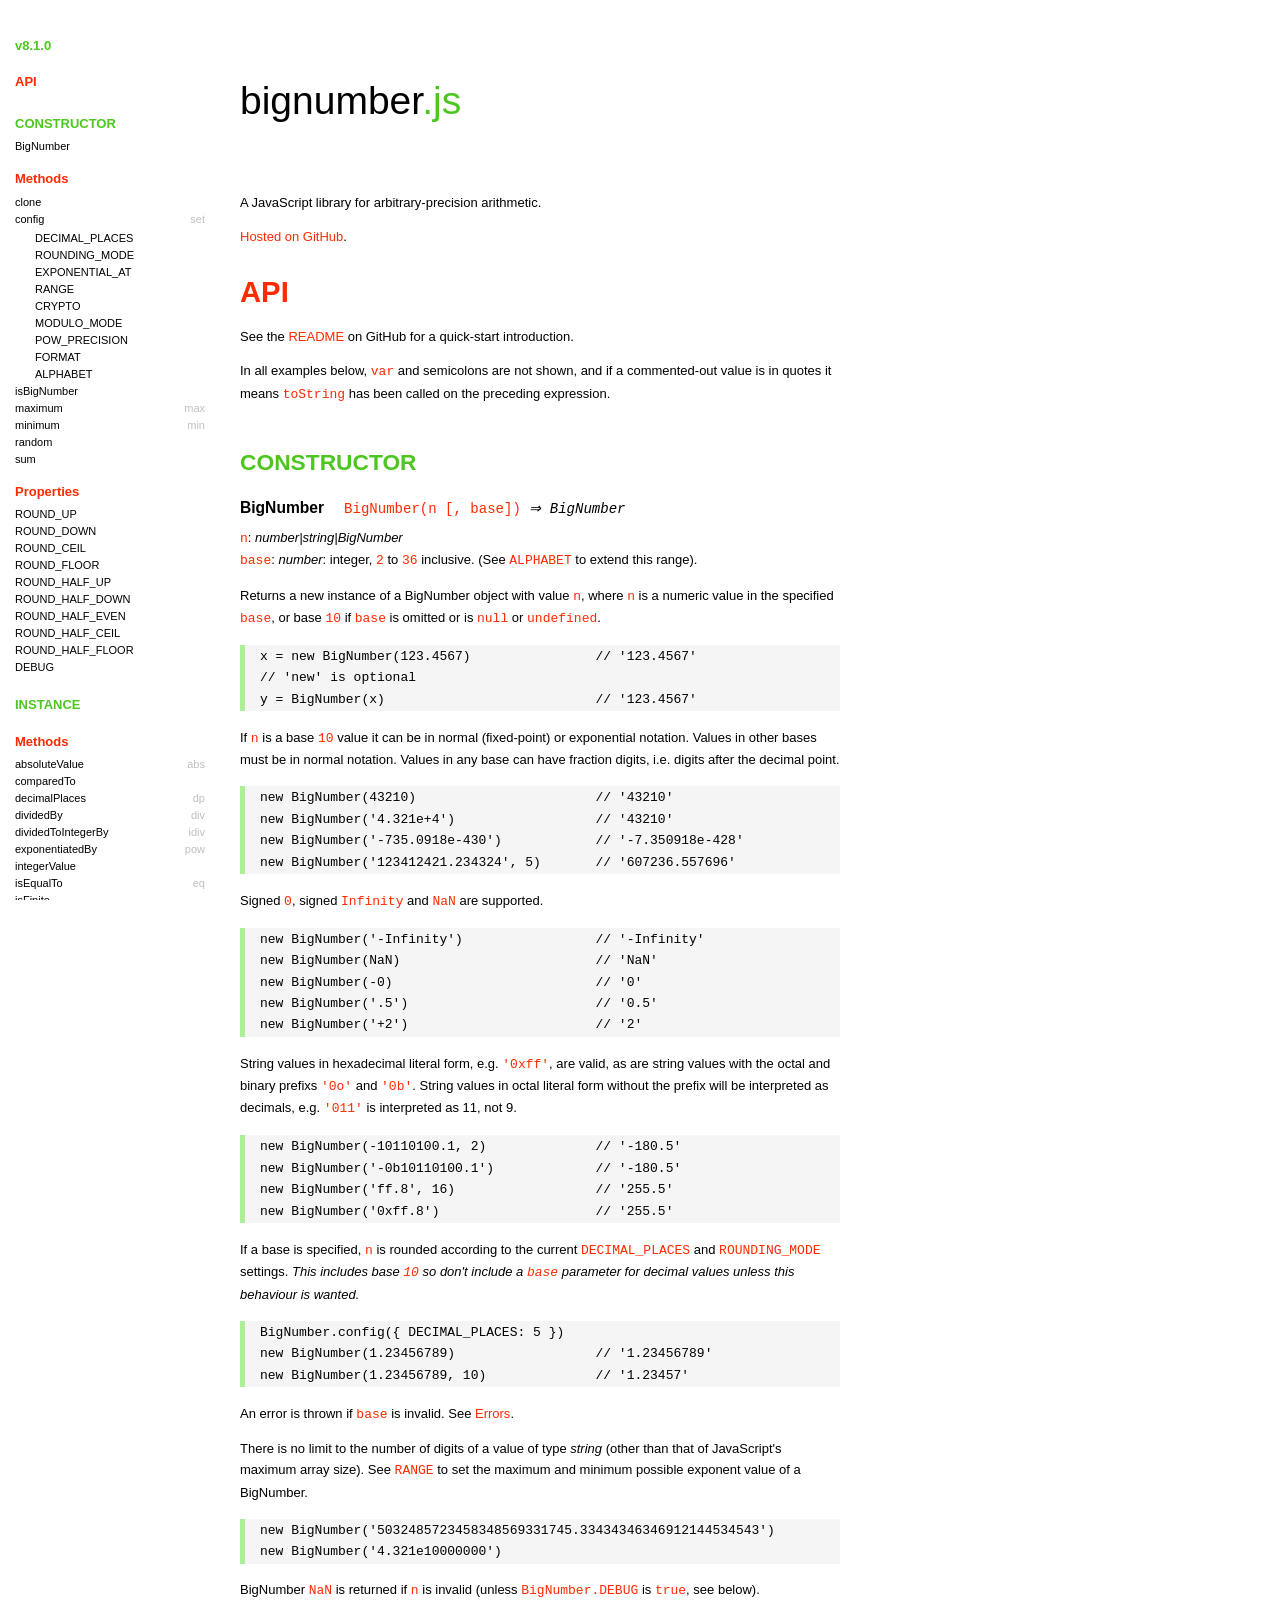
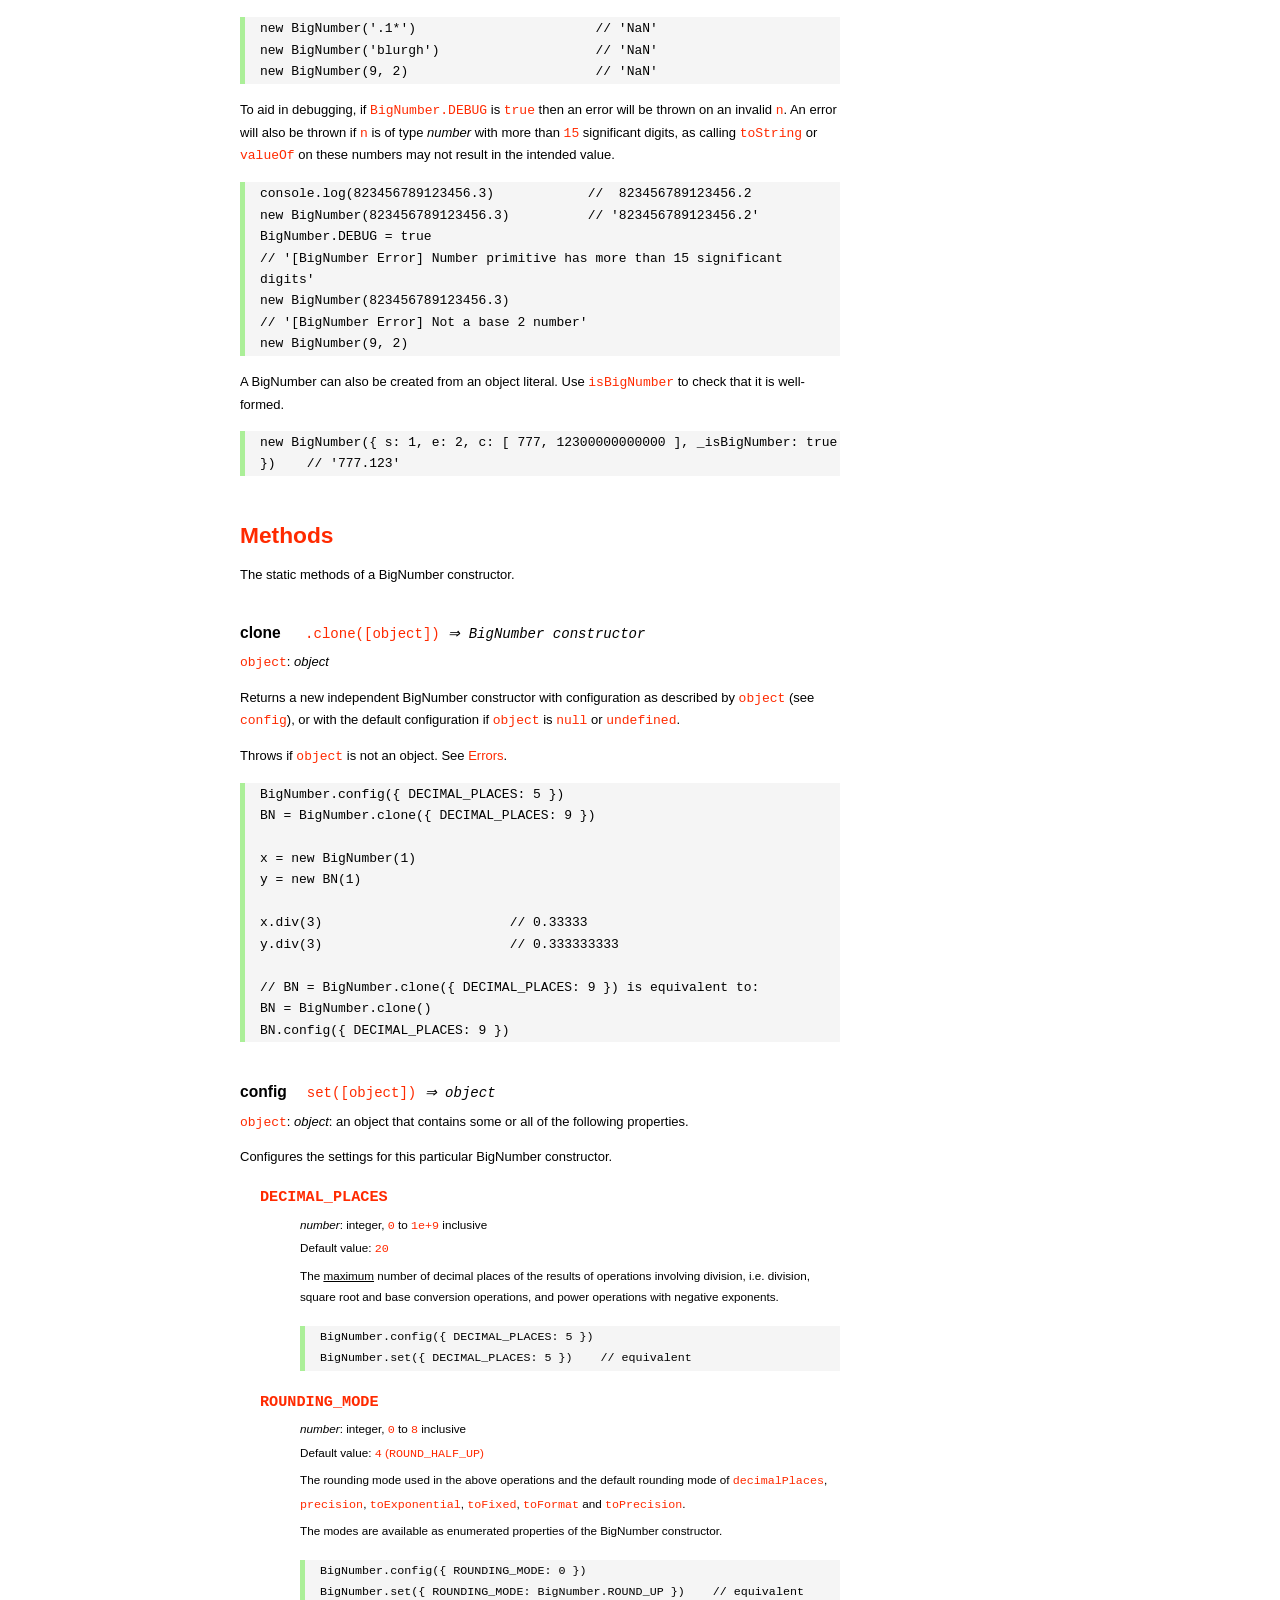
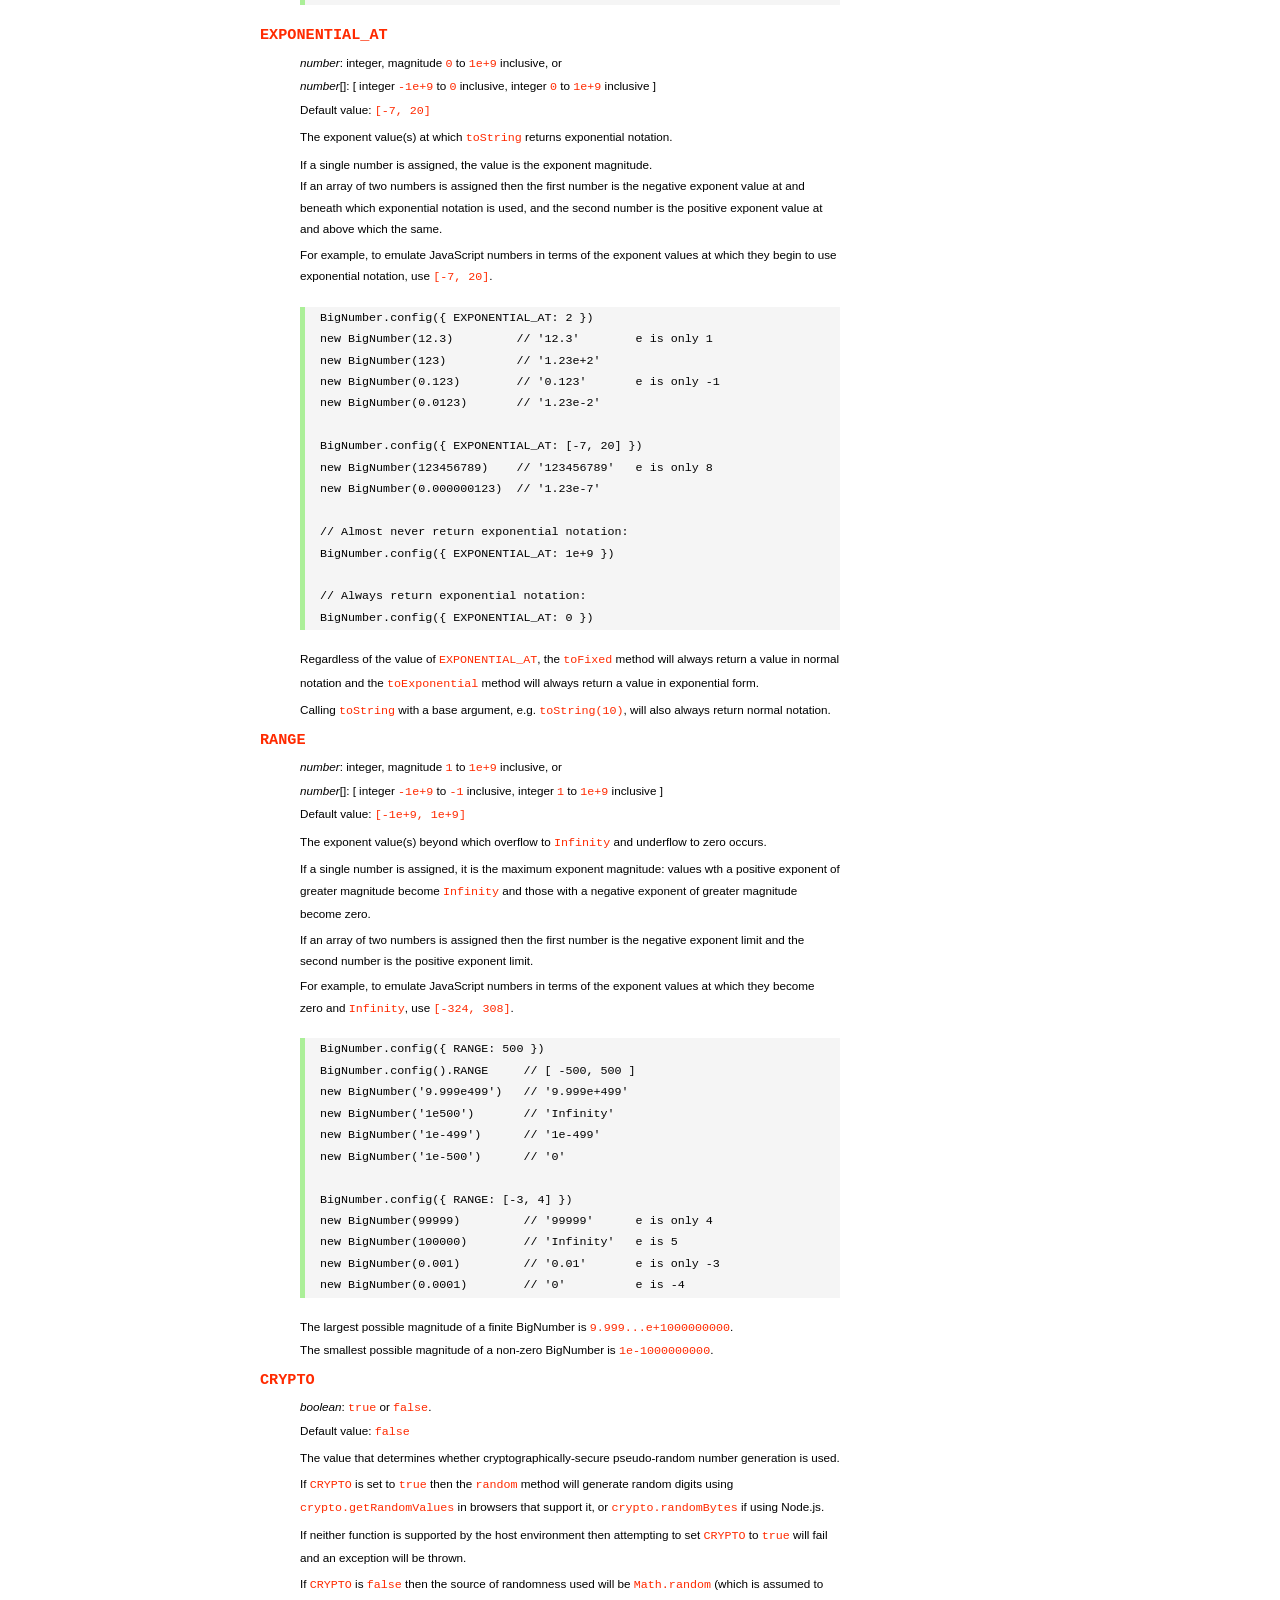
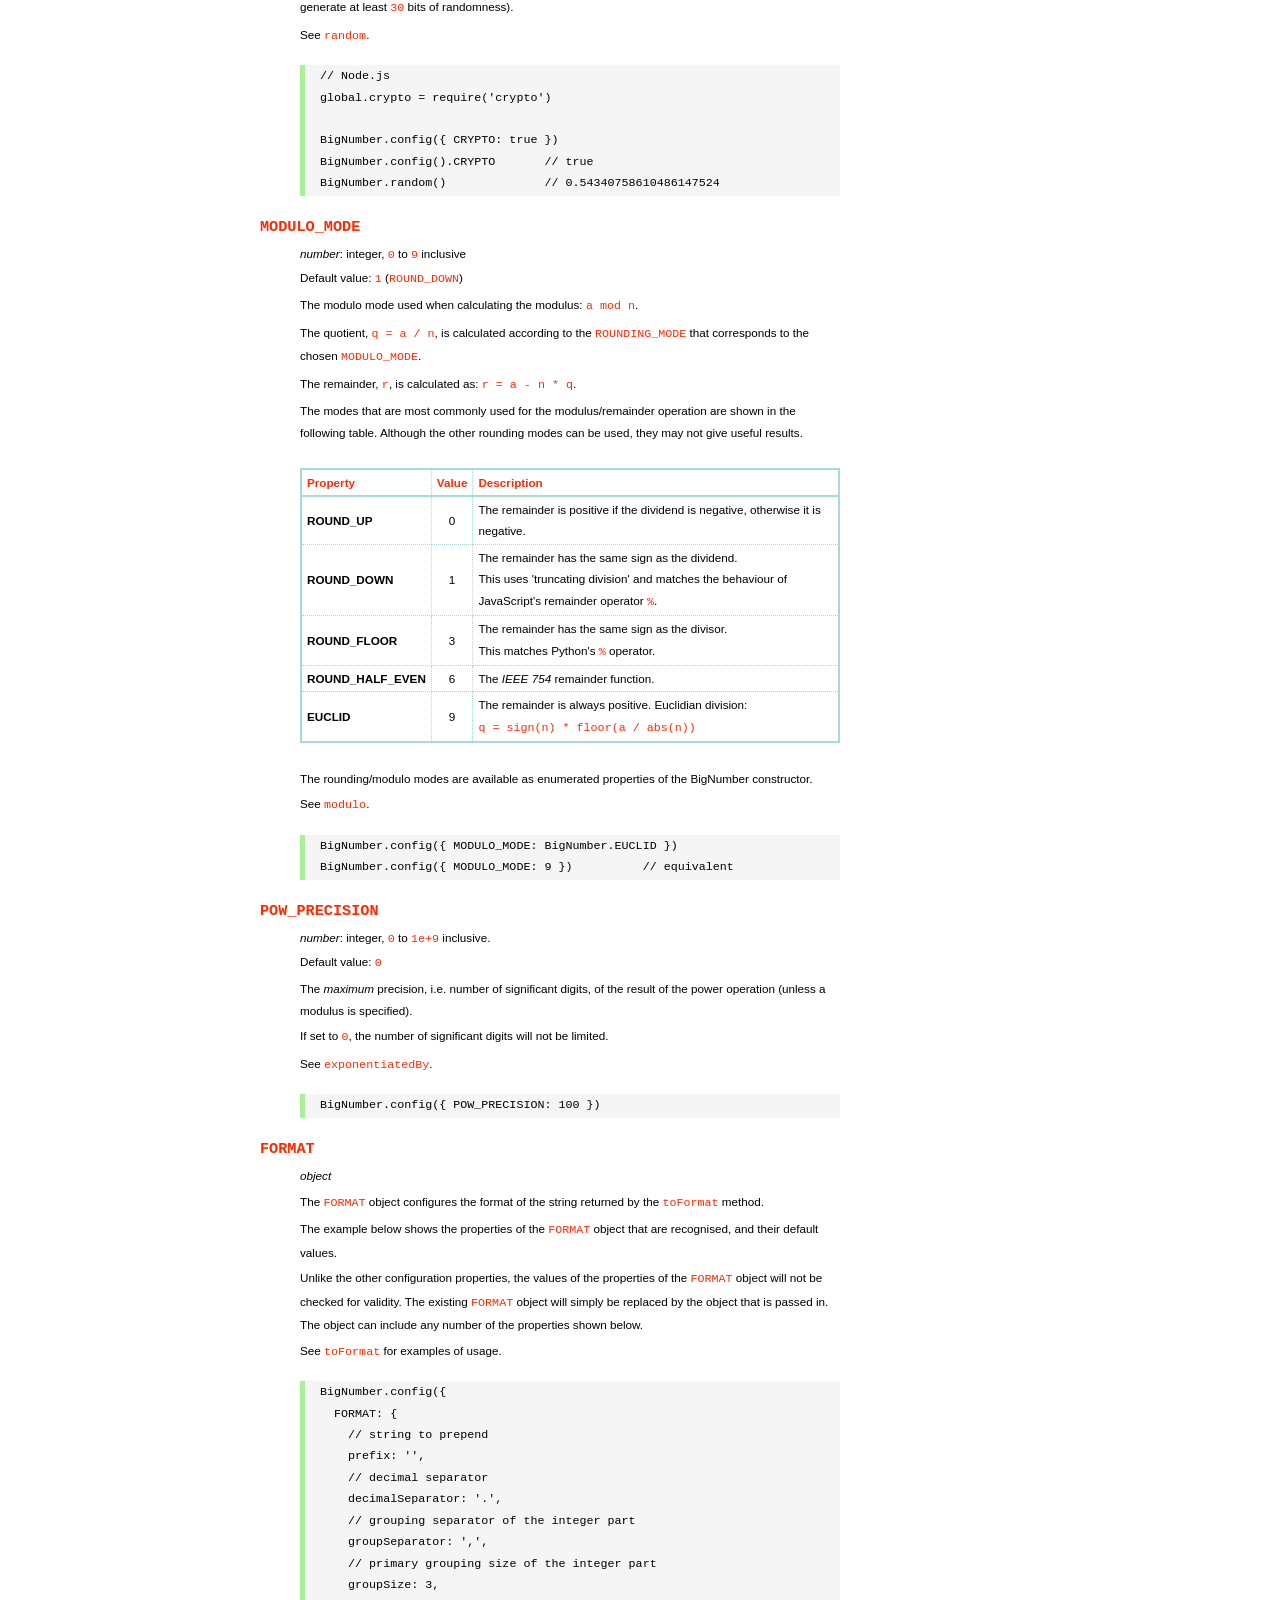
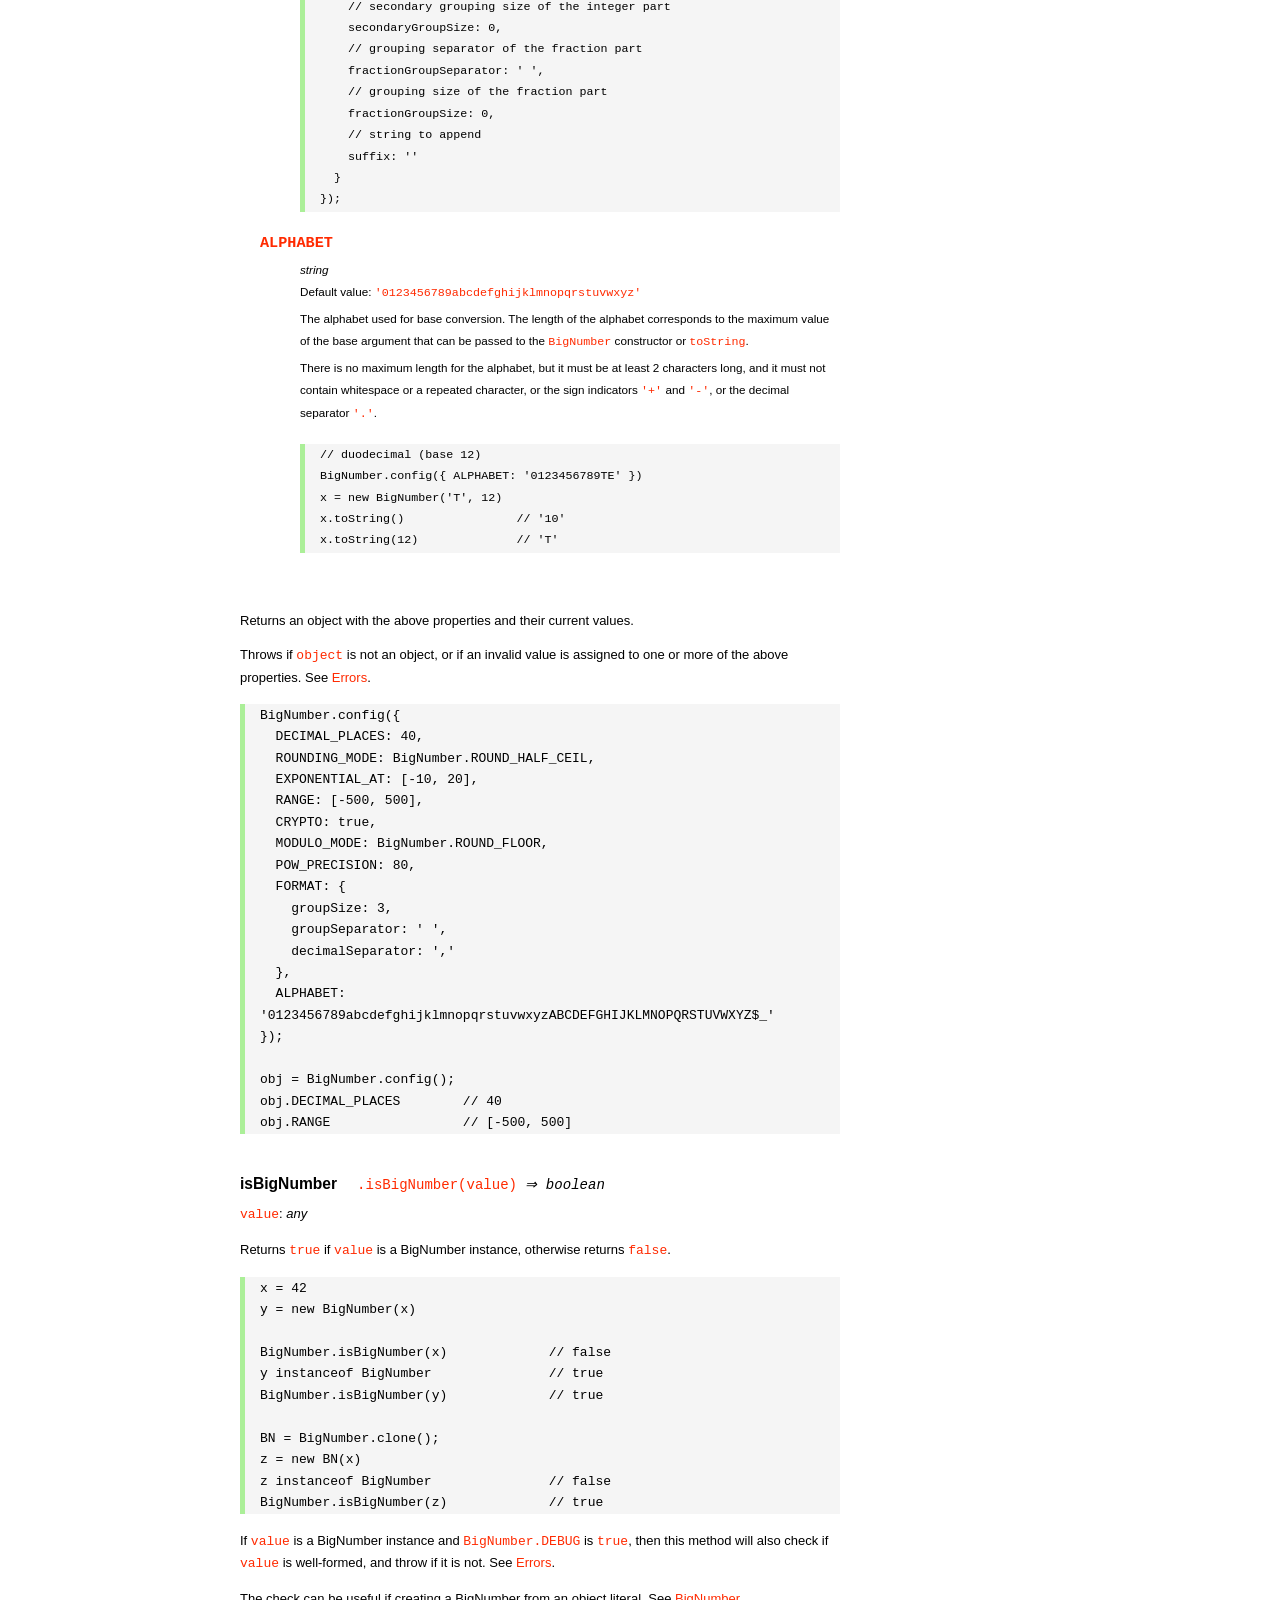
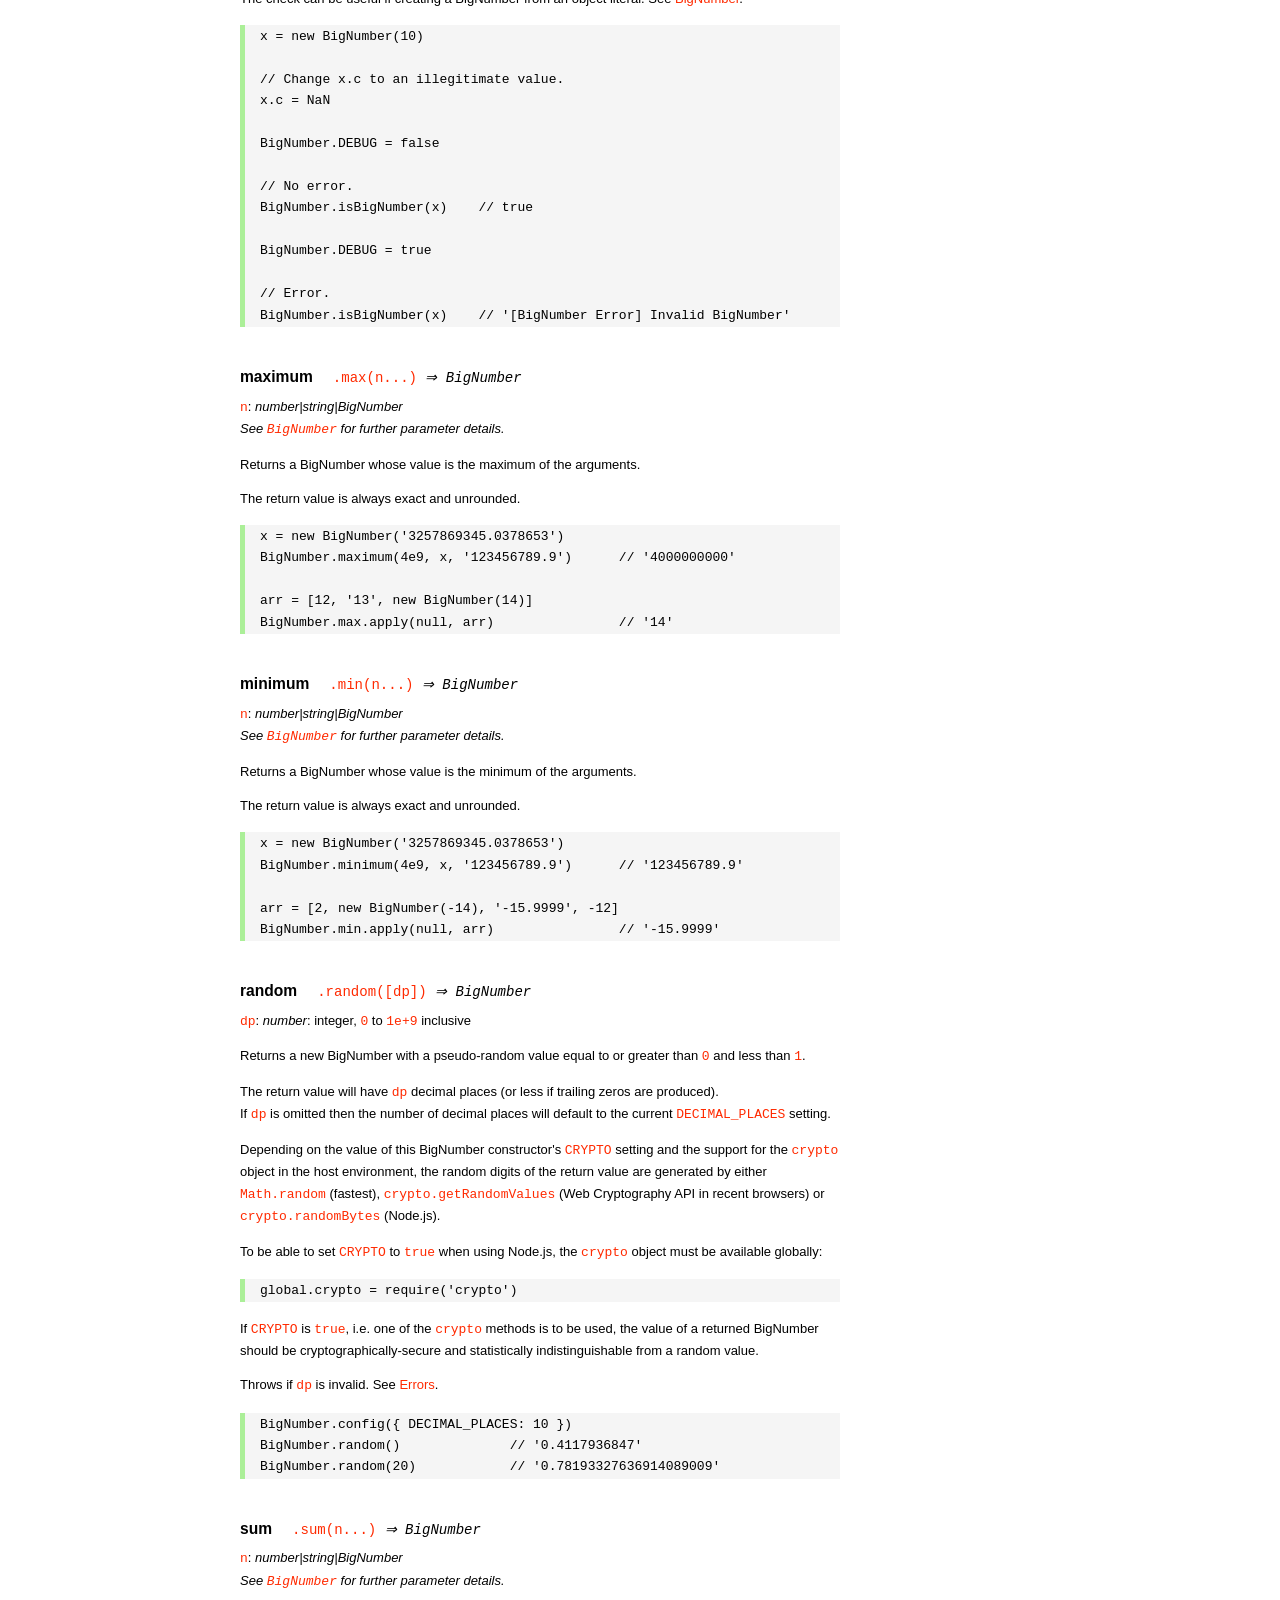
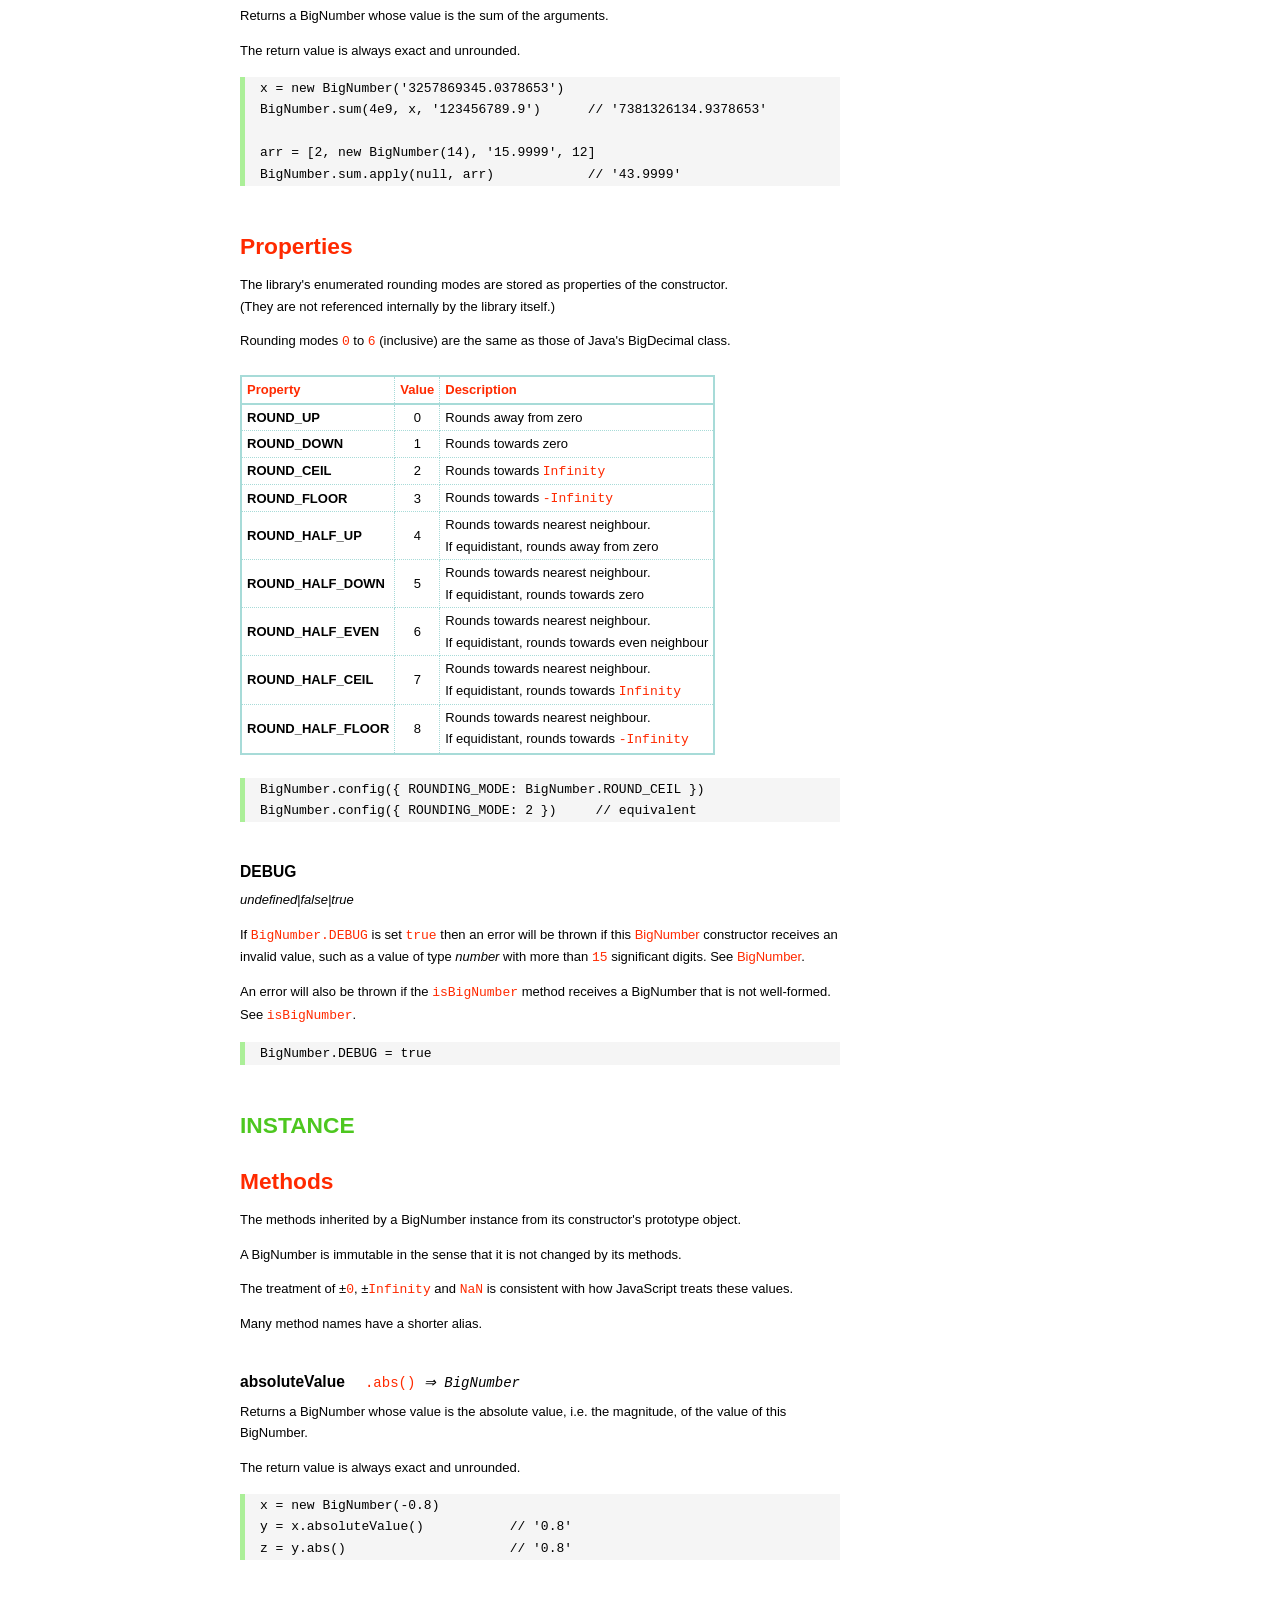
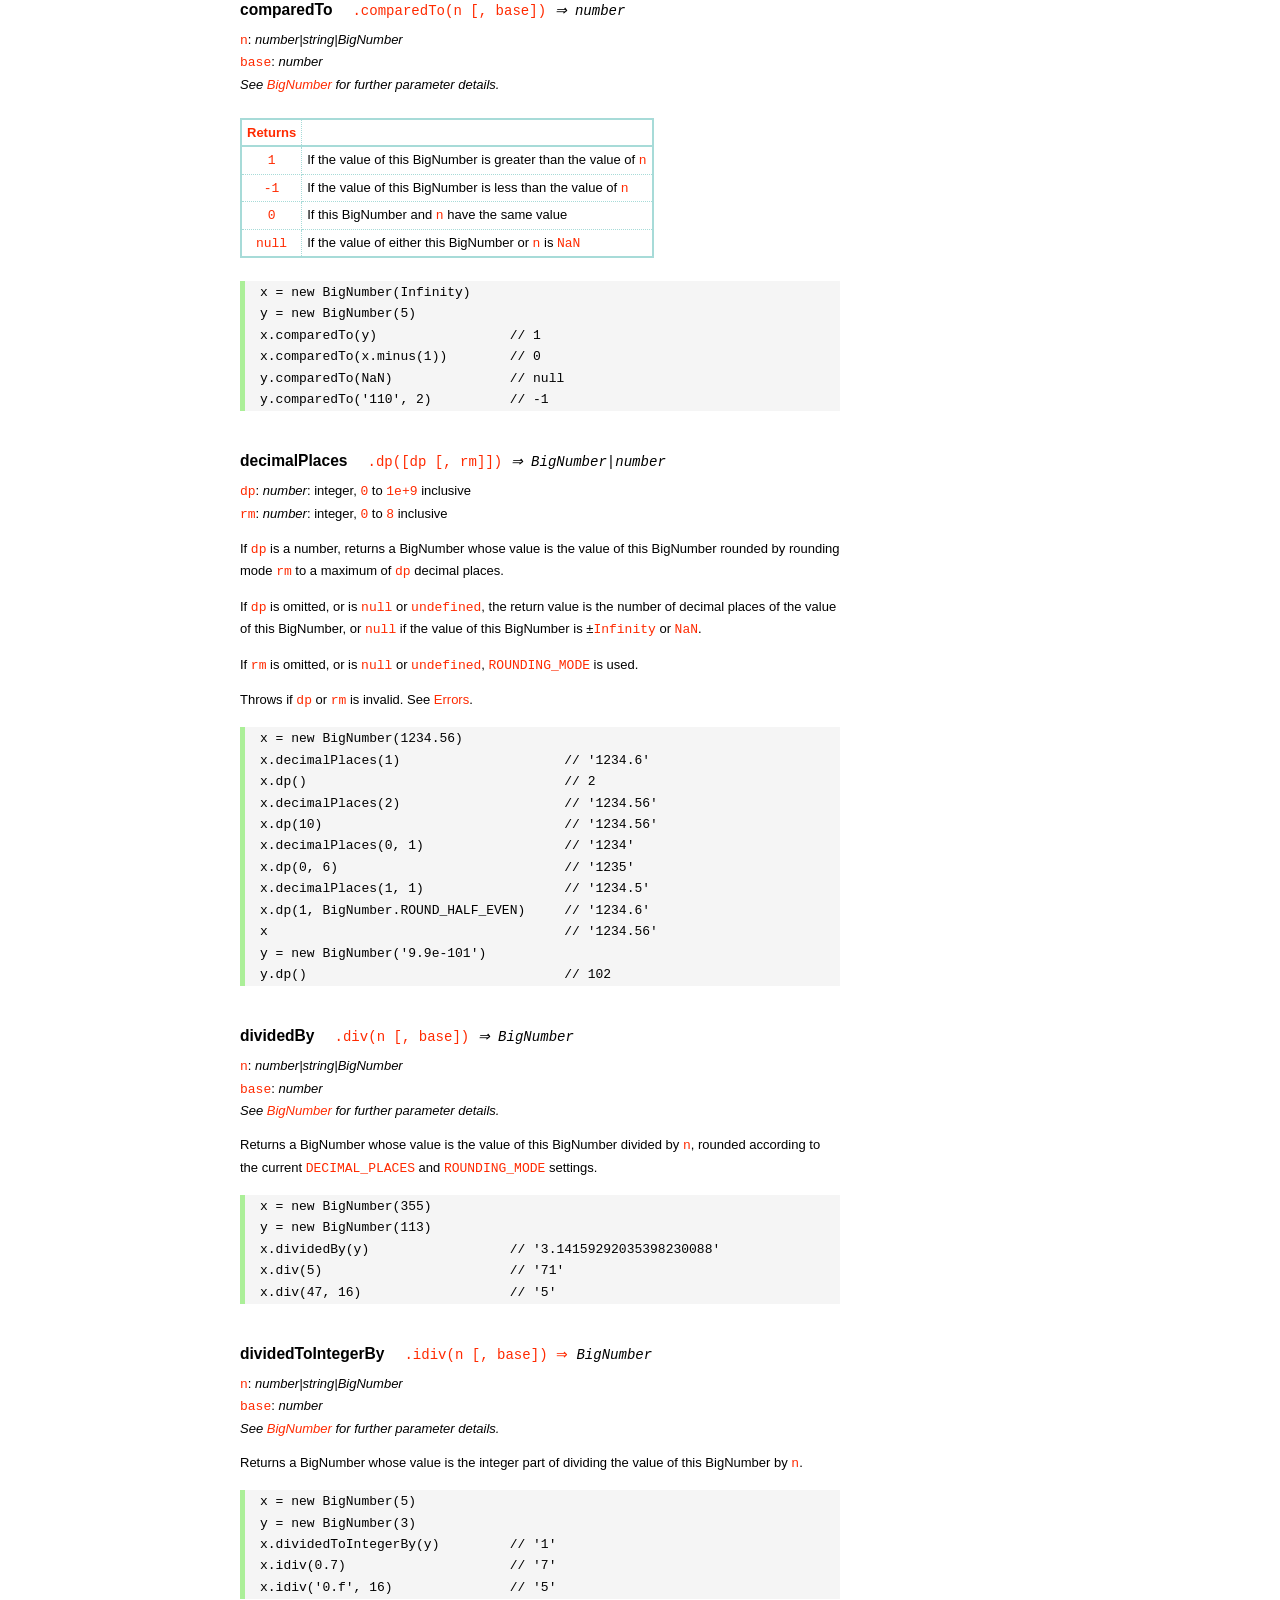
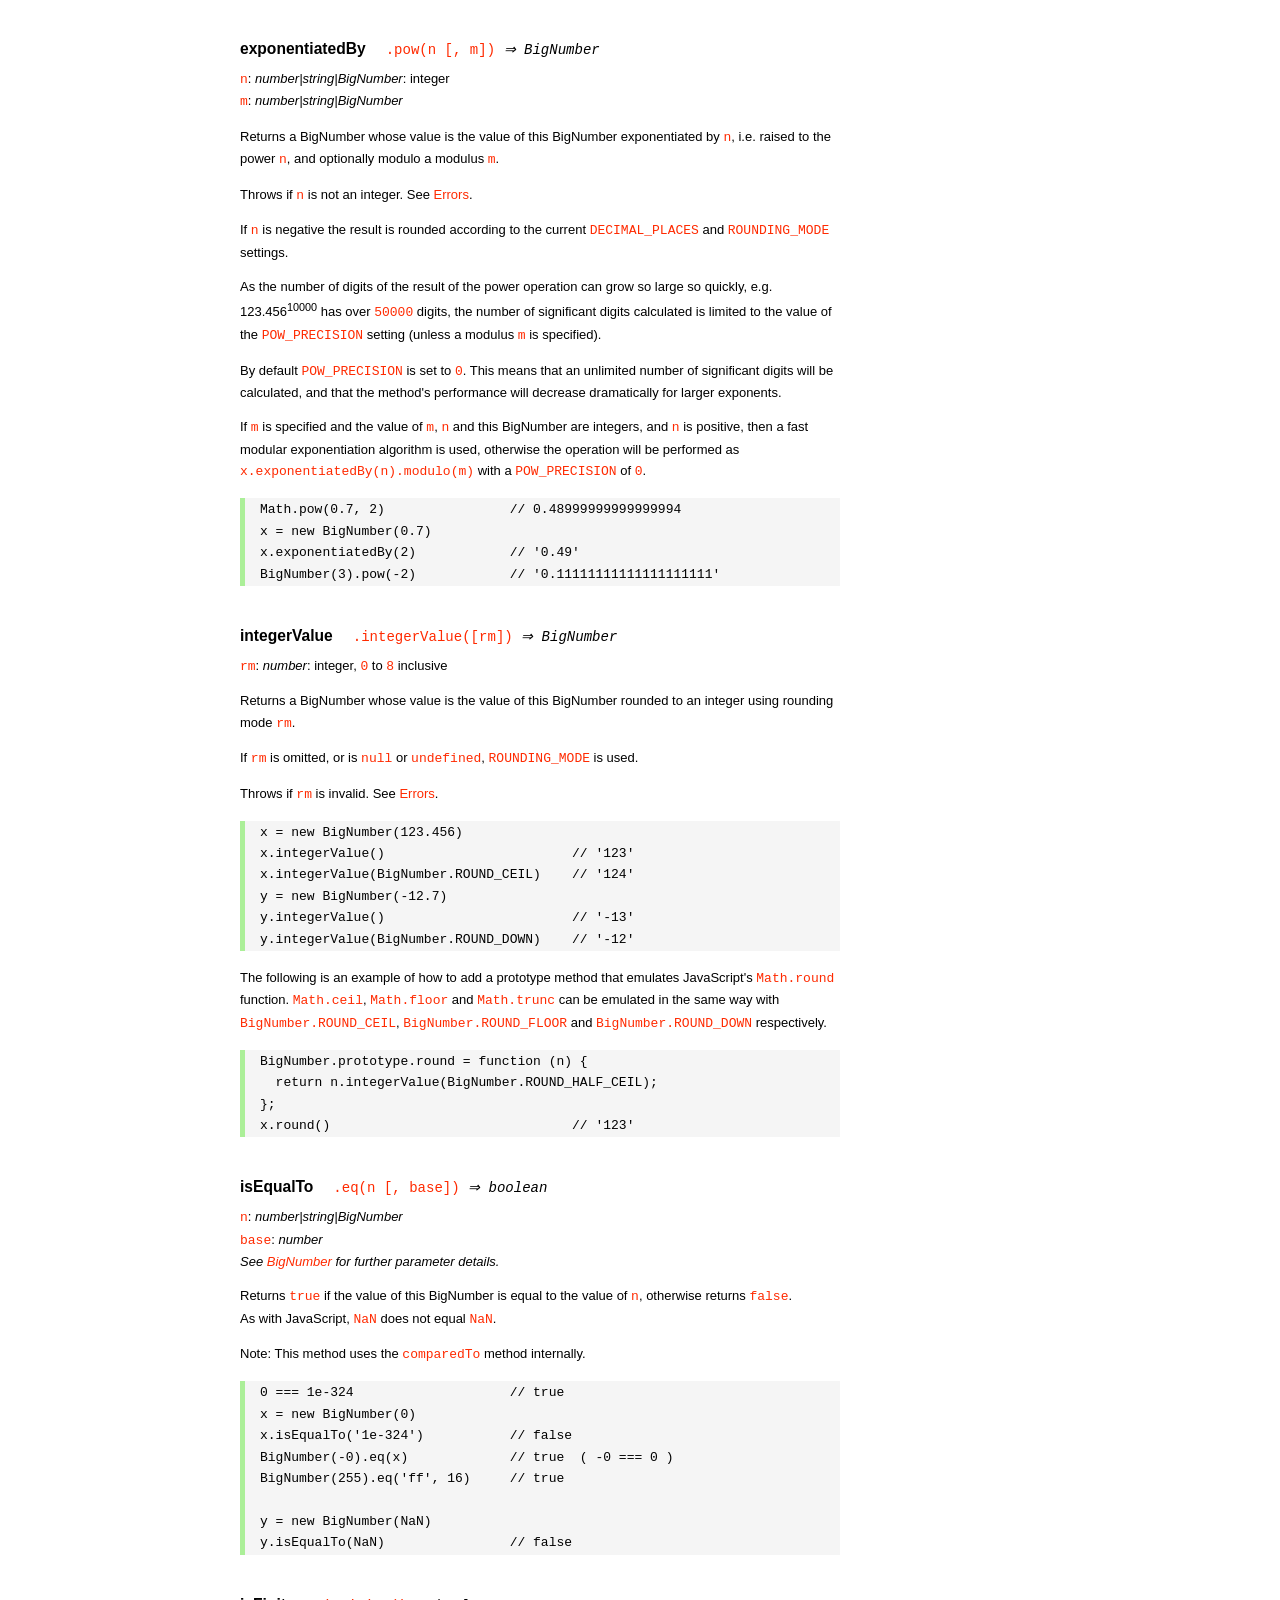
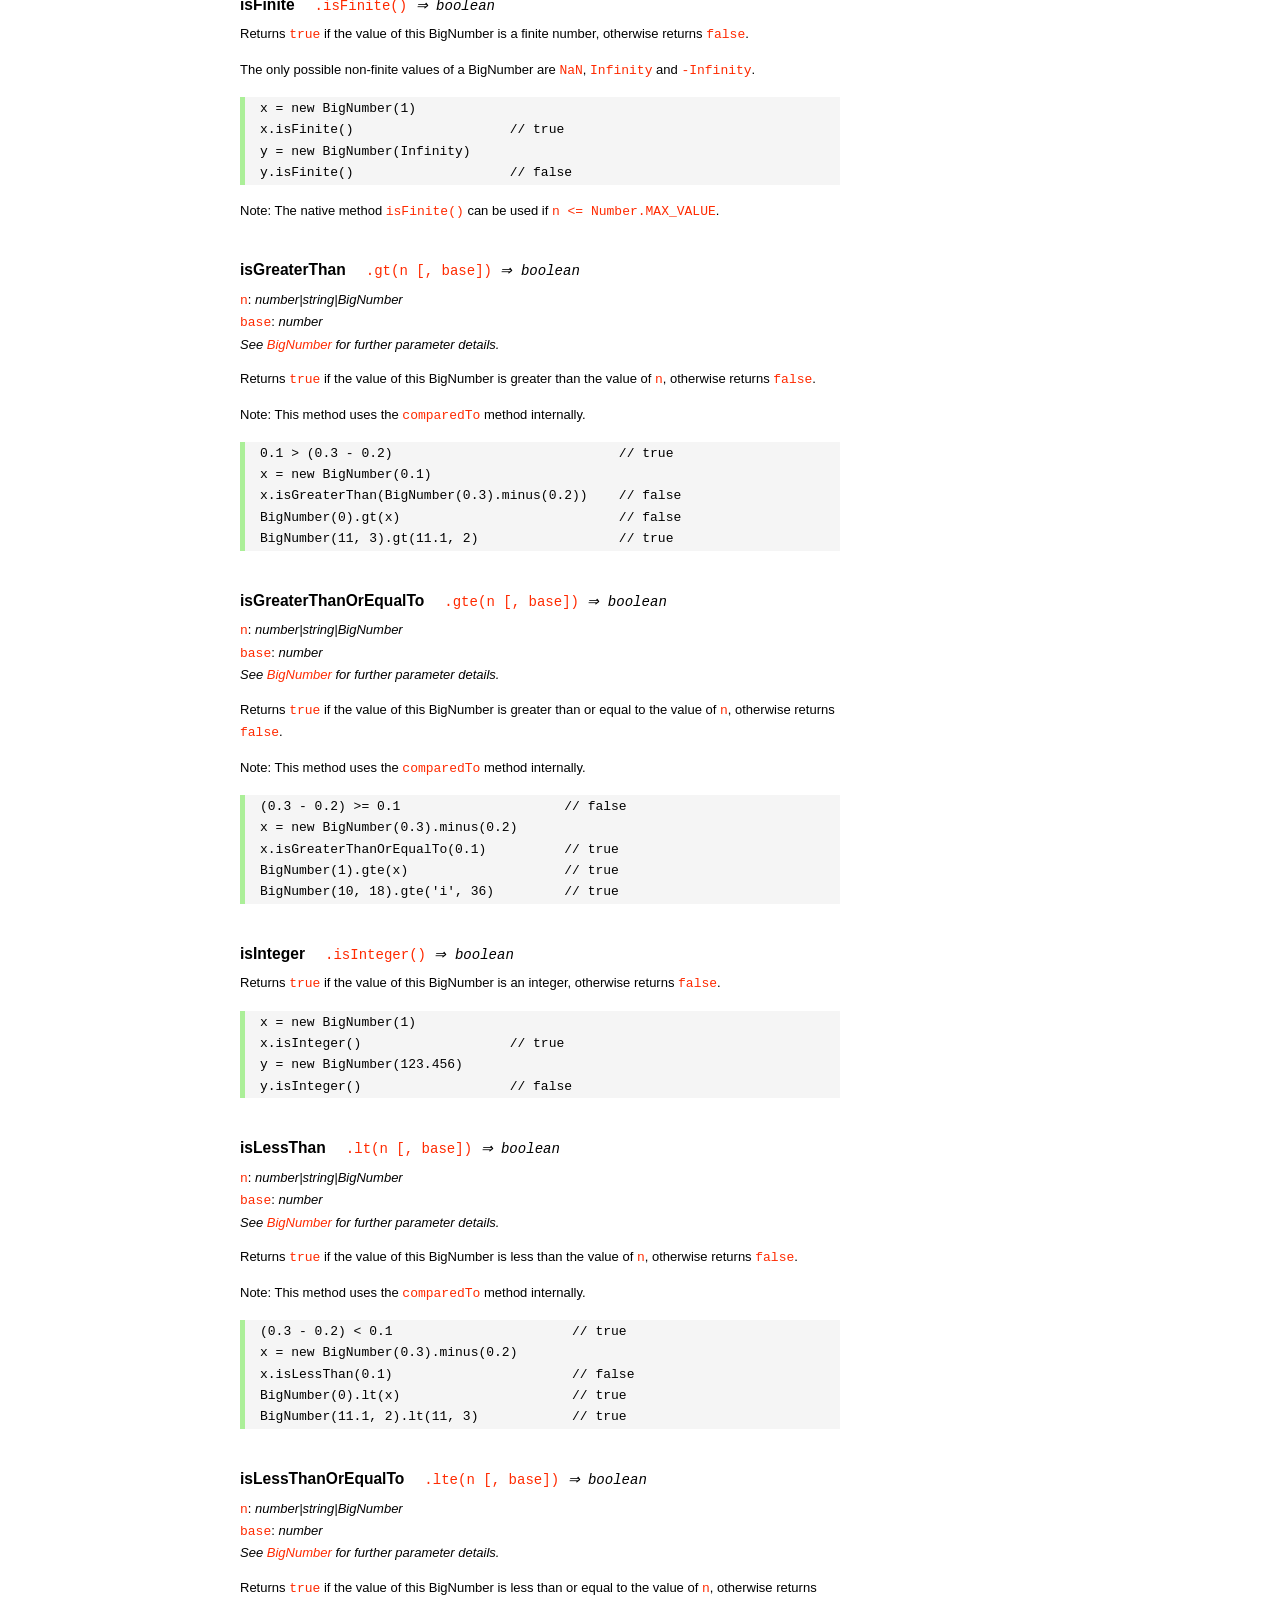
<file: serwer/node_modules/bignumber.js/doc/API.html>
<!DOCTYPE HTML>
<html>
<head>
<meta charset="utf-8">
<meta http-equiv="X-UA-Compatible" content="IE=edge">
<meta name="Author" content="M Mclaughlin">
<title>bignumber.js API</title>
<style>
html{font-size:100%}
body{background:#fff;font-family:"Helvetica Neue",Helvetica,Arial,sans-serif;font-size:13px;
  line-height:1.65em;min-height:100%;margin:0}
body,i{color:#000}
.nav{background:#fff;position:fixed;top:0;bottom:0;left:0;width:200px;overflow-y:auto;
  padding:15px 0 30px 15px}
div.container{width:600px;margin:50px 0 50px 240px}
p{margin:0 0 1em;width:600px}
pre,ul{margin:1em 0}
h1,h2,h3,h4,h5{margin:0;padding:1.5em 0 0}
h1,h2{padding:.75em 0}
h1{font:400 3em Verdana,sans-serif;color:#000;margin-bottom:1em}
h2{font-size:2.25em;color:#ff2a00}
h3{font-size:1.75em;color:#4dc71f}
h4{font-size:1.75em;color:#ff2a00;padding-bottom:.75em}
h5{font-size:1.2em;margin-bottom:.4em}
h6{font-size:1.1em;margin-bottom:0.8em;padding:0.5em 0}
dd{padding-top:.35em}
dt{padding-top:.5em}
b{font-weight:700}
dt b{font-size:1.3em}
a,a:visited{color:#ff2a00;text-decoration:none}
a:active,a:hover{outline:0;text-decoration:underline}
.nav a,.nav b,.nav a:visited{display:block;color:#ff2a00;font-weight:700; margin-top:15px}
.nav b{color:#4dc71f;margin-top:20px;cursor:default;width:auto}
ul{list-style-type:none;padding:0 0 0 20px}
.nav ul{line-height:14px;padding-left:0;margin:5px 0 0}
.nav ul a,.nav ul a:visited,span{display:inline;color:#000;font-family:Verdana,Geneva,sans-serif;
  font-size:11px;font-weight:400;margin:0}
.inset,ul.inset{margin-left:20px}
.inset{font-size:.9em}
.nav li{width:auto;margin:0 0 3px}
.alias{font-style:italic;margin-left:20px}
table{border-collapse:collapse;border-spacing:0;border:2px solid #a7dbd8;margin:1.75em 0;padding:0}
td,th{text-align:left;margin:0;padding:2px 5px;border:1px dotted #a7dbd8}
th{border-top:2px solid #a7dbd8;border-bottom:2px solid #a7dbd8;color:#ff2a00}
code,pre{font-family:Consolas, monaco, monospace;font-weight:400}
pre{background:#f5f5f5;white-space:pre-wrap;word-wrap:break-word;border-left:5px solid #abef98;
  padding:1px 0 1px 15px;margin:1.2em 0}
code,.nav-title{color:#ff2a00}
.end{margin-bottom:25px}
.centre{text-align:center}
.error-table{font-size:13px;width:100%}
#faq{margin:3em 0 0}
li span{float:right;margin-right:10px;color:#c0c0c0}
#js{font:inherit;color:#4dc71f}
</style>
</head>
<body>

  <div class="nav">

    <b>v8.1.0</b>

	<a class='nav-title' href="#">API</a>

    <b> CONSTRUCTOR </b>
    <ul>
      <li><a href="#bignumber">BigNumber</a></li>
    </ul>

    <a href="#methods">Methods</a>
    <ul>
      <li><a href="#clone">clone</a></li>
      <li><a href="#config" >config</a><span>set</span></li>
      <li>
        <ul class="inset">
          <li><a href="#decimal-places">DECIMAL_PLACES</a></li>
          <li><a href="#rounding-mode" >ROUNDING_MODE</a></li>
          <li><a href="#exponential-at">EXPONENTIAL_AT</a></li>
          <li><a href="#range"         >RANGE</a></li>
          <li><a href="#crypto"        >CRYPTO</a></li>
          <li><a href="#modulo-mode"   >MODULO_MODE</a></li>
          <li><a href="#pow-precision" >POW_PRECISION</a></li>
          <li><a href="#format"        >FORMAT</a></li>
          <li><a href="#alphabet"      >ALPHABET</a></li>
        </ul>
      </li>
      <li><a href="#isBigNumber">isBigNumber</a></li>
      <li><a href="#max"        >maximum</a><span>max</span></li>
      <li><a href="#min"        >minimum</a><span>min</span></li>
      <li><a href="#random"     >random</a></li>
      <li><a href="#sum"        >sum</a></li>
    </ul>

    <a href="#constructor-properties">Properties</a>
    <ul>
      <li><a href="#round-up"        >ROUND_UP</a></li>
      <li><a href="#round-down"      >ROUND_DOWN</a></li>
      <li><a href="#round-ceil"      >ROUND_CEIL</a></li>
      <li><a href="#round-floor"     >ROUND_FLOOR</a></li>
      <li><a href="#round-half-up"   >ROUND_HALF_UP</a></li>
      <li><a href="#round-half-down" >ROUND_HALF_DOWN</a></li>
      <li><a href="#round-half-even" >ROUND_HALF_EVEN</a></li>
      <li><a href="#round-half-ceil" >ROUND_HALF_CEIL</a></li>
      <li><a href="#round-half-floor">ROUND_HALF_FLOOR</a></li>
      <li><a href="#debug"           >DEBUG</a></li>
    </ul>

    <b> INSTANCE </b>

    <a href="#prototype-methods">Methods</a>
    <ul>
      <li><a href="#abs"    >absoluteValue         </a><span>abs</span>  </li>
      <li><a href="#cmp"    >comparedTo            </a>                  </li>
      <li><a href="#dp"     >decimalPlaces         </a><span>dp</span>   </li>
      <li><a href="#div"    >dividedBy             </a><span>div</span>  </li>
      <li><a href="#divInt" >dividedToIntegerBy    </a><span>idiv</span> </li>
      <li><a href="#pow"    >exponentiatedBy       </a><span>pow</span>  </li>
      <li><a href="#int"    >integerValue          </a>                  </li>
      <li><a href="#eq"     >isEqualTo             </a><span>eq</span>   </li>
      <li><a href="#isF"    >isFinite              </a>                  </li>
      <li><a href="#gt"     >isGreaterThan         </a><span>gt</span>   </li>
      <li><a href="#gte"    >isGreaterThanOrEqualTo</a><span>gte</span>  </li>
      <li><a href="#isInt"  >isInteger             </a>                  </li>
      <li><a href="#lt"     >isLessThan            </a><span>lt</span>   </li>
      <li><a href="#lte"    >isLessThanOrEqualTo   </a><span>lte</span>  </li>
      <li><a href="#isNaN"  >isNaN                 </a>                  </li>
      <li><a href="#isNeg"  >isNegative            </a>                  </li>
      <li><a href="#isPos"  >isPositive            </a>                  </li>
      <li><a href="#isZ"    >isZero                </a>                  </li>
      <li><a href="#minus"  >minus                 </a>                  </li>
      <li><a href="#mod"    >modulo                </a><span>mod</span>  </li>
      <li><a href="#times"  >multipliedBy          </a><span>times</span></li>
      <li><a href="#neg"    >negated               </a>                  </li>
      <li><a href="#plus"   >plus                  </a>                  </li>
      <li><a href="#sd"     >precision             </a><span>sd</span>   </li>
      <li><a href="#shift"  >shiftedBy             </a>                  </li>
      <li><a href="#sqrt"   >squareRoot            </a><span>sqrt</span> </li>
      <li><a href="#toE"    >toExponential         </a>                  </li>
      <li><a href="#toFix"  >toFixed               </a>                  </li>
      <li><a href="#toFor"  >toFormat              </a>                  </li>
      <li><a href="#toFr"   >toFraction            </a>                  </li>
      <li><a href="#toJSON" >toJSON                </a>                  </li>
      <li><a href="#toN"    >toNumber              </a>                  </li>
      <li><a href="#toP"    >toPrecision           </a>                  </li>
      <li><a href="#toS"    >toString              </a>                  </li>
      <li><a href="#valueOf">valueOf               </a>                  </li>
    </ul>

    <a href="#instance-properties">Properties</a>
    <ul>
      <li><a href="#coefficient">c: coefficient</a></li>
      <li><a href="#exponent"   >e: exponent</a></li>
      <li><a href="#sign"       >s: sign</a></li>
    </ul>

    <a href="#zero-nan-infinity">Zero, NaN &amp; Infinity</a>
    <a href="#Errors">Errors</a>
    <a href="#type-coercion">Type coercion</a>
    <a class='end' href="#faq">FAQ</a>

  </div>

  <div class="container">

    <h1>bignumber<span id='js'>.js</span></h1>

    <p>A JavaScript library for arbitrary-precision arithmetic.</p>
    <p><a href="https://github.com/MikeMcl/bignumber.js">Hosted on GitHub</a>. </p>

    <h2>API</h2>

    <p>
      See the <a href='https://github.com/MikeMcl/bignumber.js'>README</a> on GitHub for a
      quick-start introduction.
    </p>
    <p>
      In all examples below, <code>var</code> and semicolons are not shown, and if a commented-out
      value is in quotes it means <code>toString</code> has been called on the preceding expression.
    </p>


    <h3>CONSTRUCTOR</h3>


    <h5 id="bignumber">
      BigNumber<code class='inset'>BigNumber(n [, base]) <i>&rArr; BigNumber</i></code>
    </h5>
    <p>
      <code>n</code>: <i>number|string|BigNumber</i><br />
      <code>base</code>: <i>number</i>: integer, <code>2</code> to <code>36</code> inclusive. (See
      <a href='#alphabet'><code>ALPHABET</code></a> to extend this range).
    </p>
    <p>
      Returns a new instance of a BigNumber object with value <code>n</code>, where <code>n</code>
      is a numeric value in the specified <code>base</code>, or base <code>10</code> if
      <code>base</code> is omitted or is <code>null</code> or <code>undefined</code>.
    </p>
    <pre>
x = new BigNumber(123.4567)                // '123.4567'
// 'new' is optional
y = BigNumber(x)                           // '123.4567'</pre>
    <p>
      If <code>n</code> is a base <code>10</code> value it can be in normal (fixed-point) or
      exponential notation. Values in other bases must be in normal notation. Values in any base can
      have fraction digits, i.e. digits after the decimal point.
    </p>
    <pre>
new BigNumber(43210)                       // '43210'
new BigNumber('4.321e+4')                  // '43210'
new BigNumber('-735.0918e-430')            // '-7.350918e-428'
new BigNumber('123412421.234324', 5)       // '607236.557696'</pre>
    <p>
      Signed <code>0</code>, signed <code>Infinity</code> and <code>NaN</code> are supported.
    </p>
    <pre>
new BigNumber('-Infinity')                 // '-Infinity'
new BigNumber(NaN)                         // 'NaN'
new BigNumber(-0)                          // '0'
new BigNumber('.5')                        // '0.5'
new BigNumber('+2')                        // '2'</pre>
    <p>
      String values in hexadecimal literal form, e.g. <code>'0xff'</code>, are valid, as are
      string values with the octal and binary prefixs <code>'0o'</code> and <code>'0b'</code>.
      String values in octal literal form without the prefix will be interpreted as
      decimals, e.g. <code>'011'</code> is interpreted as 11, not 9.
    </p>
    <pre>
new BigNumber(-10110100.1, 2)              // '-180.5'
new BigNumber('-0b10110100.1')             // '-180.5'
new BigNumber('ff.8', 16)                  // '255.5'
new BigNumber('0xff.8')                    // '255.5'</pre>
    <p>
      If a base is specified, <code>n</code> is rounded according to the current
      <a href='#decimal-places'><code>DECIMAL_PLACES</code></a> and
      <a href='#rounding-mode'><code>ROUNDING_MODE</code></a> settings. <em>This includes base
      <code>10</code> so don't include a <code>base</code> parameter for decimal values unless
      this behaviour is wanted.</em>
    </p>
    <pre>BigNumber.config({ DECIMAL_PLACES: 5 })
new BigNumber(1.23456789)                  // '1.23456789'
new BigNumber(1.23456789, 10)              // '1.23457'</pre>
    <p>An error is thrown if <code>base</code> is invalid. See <a href='#Errors'>Errors</a>.</p>
    <p>
      There is no limit to the number of digits of a value of type <em>string</em> (other than
      that of JavaScript's maximum array size). See <a href='#range'><code>RANGE</code></a> to set
      the maximum and minimum possible exponent value of a BigNumber.
    </p>
    <pre>
new BigNumber('5032485723458348569331745.33434346346912144534543')
new BigNumber('4.321e10000000')</pre>
    <p>BigNumber <code>NaN</code> is returned if <code>n</code> is invalid
    (unless <code>BigNumber.DEBUG</code> is <code>true</code>, see below).</p>
    <pre>
new BigNumber('.1*')                       // 'NaN'
new BigNumber('blurgh')                    // 'NaN'
new BigNumber(9, 2)                        // 'NaN'</pre>
    <p>
      To aid in debugging, if <code>BigNumber.DEBUG</code> is <code>true</code> then an error will
      be thrown on an invalid <code>n</code>. An error will also be thrown if <code>n</code> is of
      type <em>number</em> with more than <code>15</code> significant digits, as calling
      <code><a href='#toS'>toString</a></code> or <code><a href='#valueOf'>valueOf</a></code> on
      these numbers may not result in the intended value.
    </p>
      <pre>
console.log(823456789123456.3)            //  823456789123456.2
new BigNumber(823456789123456.3)          // '823456789123456.2'
BigNumber.DEBUG = true
// '[BigNumber Error] Number primitive has more than 15 significant digits'
new BigNumber(823456789123456.3)
// '[BigNumber Error] Not a base 2 number'
new BigNumber(9, 2)</pre>
    <p>
      A BigNumber can also be created from an object literal.
      Use <code><a href='#isBigNumber'>isBigNumber</a></code> to check that it is well-formed.
    </p>
    <pre>new BigNumber({ s: 1, e: 2, c: [ 777, 12300000000000 ], _isBigNumber: true })    // '777.123'</pre>




    <h4 id="methods">Methods</h4>
     <p>The static methods of a BigNumber constructor.</p>




    <h5 id="clone">clone
      <code class='inset'>.clone([object]) <i>&rArr; BigNumber constructor</i></code>
    </h5>
    <p><code>object</code>: <i>object</i></p>
    <p>
      Returns a new independent BigNumber constructor with configuration as described by
      <code>object</code> (see <a href='#config'><code>config</code></a>), or with the default
      configuration if <code>object</code> is <code>null</code> or <code>undefined</code>.
    </p>
    <p>
      Throws if <code>object</code> is not an object. See <a href='#Errors'>Errors</a>.
    </p>
    <pre>BigNumber.config({ DECIMAL_PLACES: 5 })
BN = BigNumber.clone({ DECIMAL_PLACES: 9 })

x = new BigNumber(1)
y = new BN(1)

x.div(3)                        // 0.33333
y.div(3)                        // 0.333333333

// BN = BigNumber.clone({ DECIMAL_PLACES: 9 }) is equivalent to:
BN = BigNumber.clone()
BN.config({ DECIMAL_PLACES: 9 })</pre>



    <h5 id="config">config<code class='inset'>set([object]) <i>&rArr; object</i></code></h5>
    <p>
      <code>object</code>: <i>object</i>: an object that contains some or all of the following
      properties.
    </p>
    <p>Configures the settings for this particular BigNumber constructor.</p>

    <dl class='inset'>
      <dt id="decimal-places"><code><b>DECIMAL_PLACES</b></code></dt>
      <dd>
        <i>number</i>: integer, <code>0</code> to <code>1e+9</code> inclusive<br />
        Default value: <code>20</code>
      </dd>
      <dd>
        The <u>maximum</u> number of decimal places of the results of operations involving
        division, i.e. division, square root and base conversion operations, and power
        operations with negative exponents.<br />
      </dd>
      <dd>
      <pre>BigNumber.config({ DECIMAL_PLACES: 5 })
BigNumber.set({ DECIMAL_PLACES: 5 })    // equivalent</pre>
      </dd>



      <dt id="rounding-mode"><code><b>ROUNDING_MODE</b></code></dt>
      <dd>
        <i>number</i>: integer, <code>0</code> to <code>8</code> inclusive<br />
        Default value: <code>4</code> <a href="#round-half-up">(<code>ROUND_HALF_UP</code>)</a>
      </dd>
      <dd>
        The rounding mode used in the above operations and the default rounding mode of
        <a href='#dp'><code>decimalPlaces</code></a>,
        <a href='#sd'><code>precision</code></a>,
        <a href='#toE'><code>toExponential</code></a>,
        <a href='#toFix'><code>toFixed</code></a>,
        <a href='#toFor'><code>toFormat</code></a> and
        <a href='#toP'><code>toPrecision</code></a>.
      </dd>
      <dd>The modes are available as enumerated properties of the BigNumber constructor.</dd>
       <dd>
      <pre>BigNumber.config({ ROUNDING_MODE: 0 })
BigNumber.set({ ROUNDING_MODE: BigNumber.ROUND_UP })    // equivalent</pre>
        </dd>



      <dt id="exponential-at"><code><b>EXPONENTIAL_AT</b></code></dt>
      <dd>
        <i>number</i>: integer, magnitude <code>0</code> to <code>1e+9</code> inclusive, or
        <br />
        <i>number</i>[]: [ integer <code>-1e+9</code> to <code>0</code> inclusive, integer
        <code>0</code> to <code>1e+9</code> inclusive ]<br />
        Default value: <code>[-7, 20]</code>
      </dd>
      <dd>
        The exponent value(s) at which <code>toString</code> returns exponential notation.
      </dd>
      <dd>
        If a single number is assigned, the value is the exponent magnitude.<br />
        If an array of two numbers is assigned then the first number is the negative exponent
        value at and beneath which exponential notation is used, and the second number is the
        positive exponent value at and above which the same.
      </dd>
      <dd>
        For example, to emulate JavaScript numbers in terms of the exponent values at which they
        begin to use exponential notation, use <code>[-7, 20]</code>.
      </dd>
      <dd>
      <pre>BigNumber.config({ EXPONENTIAL_AT: 2 })
new BigNumber(12.3)         // '12.3'        e is only 1
new BigNumber(123)          // '1.23e+2'
new BigNumber(0.123)        // '0.123'       e is only -1
new BigNumber(0.0123)       // '1.23e-2'

BigNumber.config({ EXPONENTIAL_AT: [-7, 20] })
new BigNumber(123456789)    // '123456789'   e is only 8
new BigNumber(0.000000123)  // '1.23e-7'

// Almost never return exponential notation:
BigNumber.config({ EXPONENTIAL_AT: 1e+9 })

// Always return exponential notation:
BigNumber.config({ EXPONENTIAL_AT: 0 })</pre>
      </dd>
      <dd>
        Regardless of the value of <code>EXPONENTIAL_AT</code>, the <code>toFixed</code> method
        will always return a value in normal notation and the <code>toExponential</code> method
        will always return a value in exponential form.
      </dd>
      <dd>
        Calling <code>toString</code> with a base argument, e.g. <code>toString(10)</code>, will
        also always return normal notation.
      </dd>



      <dt id="range"><code><b>RANGE</b></code></dt>
      <dd>
        <i>number</i>: integer, magnitude <code>1</code> to <code>1e+9</code> inclusive, or
        <br />
        <i>number</i>[]: [ integer <code>-1e+9</code> to <code>-1</code> inclusive, integer
        <code>1</code> to <code>1e+9</code> inclusive ]<br />
        Default value: <code>[-1e+9, 1e+9]</code>
      </dd>
      <dd>
        The exponent value(s) beyond which overflow to <code>Infinity</code> and underflow to
        zero occurs.
      </dd>
      <dd>
        If a single number is assigned, it is the maximum exponent magnitude: values wth a
        positive exponent of greater magnitude become <code>Infinity</code> and those with a
        negative exponent of greater magnitude become zero.
      <dd>
        If an array of two numbers is assigned then the first number is the negative exponent
        limit and the second number is the positive exponent limit.
      </dd>
      <dd>
        For example, to emulate JavaScript numbers in terms of the exponent values at which they
        become zero and <code>Infinity</code>, use <code>[-324, 308]</code>.
      </dd>
      <dd>
      <pre>BigNumber.config({ RANGE: 500 })
BigNumber.config().RANGE     // [ -500, 500 ]
new BigNumber('9.999e499')   // '9.999e+499'
new BigNumber('1e500')       // 'Infinity'
new BigNumber('1e-499')      // '1e-499'
new BigNumber('1e-500')      // '0'

BigNumber.config({ RANGE: [-3, 4] })
new BigNumber(99999)         // '99999'      e is only 4
new BigNumber(100000)        // 'Infinity'   e is 5
new BigNumber(0.001)         // '0.01'       e is only -3
new BigNumber(0.0001)        // '0'          e is -4</pre>
      </dd>
      <dd>
        The largest possible magnitude of a finite BigNumber is
        <code>9.999...e+1000000000</code>.<br />
        The smallest possible magnitude of a non-zero BigNumber is <code>1e-1000000000</code>.
      </dd>



      <dt id="crypto"><code><b>CRYPTO</b></code></dt>
      <dd>
        <i>boolean</i>: <code>true</code> or <code>false</code>.<br />
        Default value: <code>false</code>
      </dd>
      <dd>
        The value that determines whether cryptographically-secure pseudo-random number
        generation is used.
      </dd>
      <dd>
        If <code>CRYPTO</code> is set to <code>true</code> then the
        <a href='#random'><code>random</code></a> method will generate random digits using
        <code>crypto.getRandomValues</code> in browsers that support it, or
        <code>crypto.randomBytes</code> if using Node.js.
      </dd>
      <dd>
        If neither function is supported by the host environment then attempting to set
        <code>CRYPTO</code> to <code>true</code> will fail and an exception will be thrown.
      </dd>
      <dd>
        If <code>CRYPTO</code> is <code>false</code> then the source of randomness used will be
        <code>Math.random</code> (which is assumed to generate at least <code>30</code> bits of
        randomness).
      </dd>
      <dd>See <a href='#random'><code>random</code></a>.</dd>
      <dd>
      <pre>
// Node.js
global.crypto = require('crypto')

BigNumber.config({ CRYPTO: true })
BigNumber.config().CRYPTO       // true
BigNumber.random()              // 0.54340758610486147524</pre>
      </dd>



      <dt id="modulo-mode"><code><b>MODULO_MODE</b></code></dt>
      <dd>
        <i>number</i>: integer, <code>0</code> to <code>9</code> inclusive<br />
        Default value: <code>1</code> (<a href="#round-down"><code>ROUND_DOWN</code></a>)
      </dd>
      <dd>The modulo mode used when calculating the modulus: <code>a mod n</code>.</dd>
      <dd>
        The quotient, <code>q = a / n</code>, is calculated according to the
        <a href='#rounding-mode'><code>ROUNDING_MODE</code></a> that corresponds to the chosen
        <code>MODULO_MODE</code>.
      </dd>
      <dd>The remainder, <code>r</code>, is calculated as: <code>r = a - n * q</code>.</dd>
      <dd>
        The modes that are most commonly used for the modulus/remainder operation are shown in
        the following table. Although the other rounding modes can be used, they may not give
        useful results.
      </dd>
      <dd>
        <table>
          <tr><th>Property</th><th>Value</th><th>Description</th></tr>
          <tr>
            <td><b>ROUND_UP</b></td><td class='centre'>0</td>
            <td>
              The remainder is positive if the dividend is negative, otherwise it is negative.
            </td>
          </tr>
          <tr>
            <td><b>ROUND_DOWN</b></td><td class='centre'>1</td>
            <td>
              The remainder has the same sign as the dividend.<br />
              This uses 'truncating division' and matches the behaviour of JavaScript's
              remainder operator <code>%</code>.
            </td>
          </tr>
          <tr>
            <td><b>ROUND_FLOOR</b></td><td class='centre'>3</td>
            <td>
              The remainder has the same sign as the divisor.<br />
              This matches Python's <code>%</code> operator.
            </td>
          </tr>
          <tr>
            <td><b>ROUND_HALF_EVEN</b></td><td class='centre'>6</td>
            <td>The <i>IEEE 754</i> remainder function.</td>
          </tr>
           <tr>
             <td><b>EUCLID</b></td><td class='centre'>9</td>
             <td>
               The remainder is always positive. Euclidian division: <br />
               <code>q = sign(n) * floor(a / abs(n))</code>
             </td>
           </tr>
        </table>
      </dd>
      <dd>
        The rounding/modulo modes are available as enumerated properties of the BigNumber
        constructor.
      </dd>
      <dd>See <a href='#mod'><code>modulo</code></a>.</dd>
      <dd>
        <pre>BigNumber.config({ MODULO_MODE: BigNumber.EUCLID })
BigNumber.config({ MODULO_MODE: 9 })          // equivalent</pre>
      </dd>



      <dt id="pow-precision"><code><b>POW_PRECISION</b></code></dt>
      <dd>
        <i>number</i>: integer, <code>0</code> to <code>1e+9</code> inclusive.<br />
        Default value: <code>0</code>
      </dd>
      <dd>
        The <i>maximum</i> precision, i.e. number of significant digits, of the result of the power
        operation (unless a modulus is specified).
      </dd>
      <dd>If set to <code>0</code>, the number of significant digits will not be limited.</dd>
      <dd>See <a href='#pow'><code>exponentiatedBy</code></a>.</dd>
      <dd><pre>BigNumber.config({ POW_PRECISION: 100 })</pre></dd>



      <dt id="format"><code><b>FORMAT</b></code></dt>
      <dd><i>object</i></dd>
      <dd>
        The <code>FORMAT</code> object configures the format of the string returned by the
        <a href='#toFor'><code>toFormat</code></a> method.
      </dd>
      <dd>
        The example below shows the properties of the <code>FORMAT</code> object that are
        recognised, and their default values.
      </dd>
      <dd>
         Unlike the other configuration properties, the values of the properties of the
         <code>FORMAT</code> object will not be checked for validity. The existing
         <code>FORMAT</code> object will simply be replaced by the object that is passed in.
         The object can include any number of the properties shown below.
      </dd>
      <dd>See <a href='#toFor'><code>toFormat</code></a> for examples of usage.</dd>
      <dd>
      <pre>
BigNumber.config({
  FORMAT: {
    // string to prepend
    prefix: '',
    // decimal separator
    decimalSeparator: '.',
    // grouping separator of the integer part
    groupSeparator: ',',
    // primary grouping size of the integer part
    groupSize: 3,
    // secondary grouping size of the integer part
    secondaryGroupSize: 0,
    // grouping separator of the fraction part
    fractionGroupSeparator: ' ',
    // grouping size of the fraction part
    fractionGroupSize: 0,
    // string to append
    suffix: ''
  }
});</pre>
      </dd>



      <dt id="alphabet"><code><b>ALPHABET</b></code></dt>
      <dd>
        <i>string</i><br />
        Default value: <code>'0123456789abcdefghijklmnopqrstuvwxyz'</code>
      </dd>
      <dd>
        The alphabet used for base conversion. The length of the alphabet corresponds to the
        maximum value of the base argument that can be passed to the
        <a href='#bignumber'><code>BigNumber</code></a> constructor or
        <a href='#toS'><code>toString</code></a>.
      </dd>
      <dd>
        There is no maximum length for the alphabet, but it must be at least 2 characters long, and
        it must not contain whitespace or a repeated character, or the sign indicators
        <code>'+'</code> and <code>'-'</code>, or the decimal separator <code>'.'</code>.
      </dd>
      <dd>
        <pre>// duodecimal (base 12)
BigNumber.config({ ALPHABET: '0123456789TE' })
x = new BigNumber('T', 12)
x.toString()                // '10'
x.toString(12)              // 'T'</pre>
      </dd>



    </dl>
    <br /><br />
    <p>Returns an object with the above properties and their current values.</p>
    <p>
      Throws if <code>object</code> is not an object, or if an invalid value is assigned to
      one or more of the above properties. See <a href='#Errors'>Errors</a>.
    </p>
    <pre>
BigNumber.config({
  DECIMAL_PLACES: 40,
  ROUNDING_MODE: BigNumber.ROUND_HALF_CEIL,
  EXPONENTIAL_AT: [-10, 20],
  RANGE: [-500, 500],
  CRYPTO: true,
  MODULO_MODE: BigNumber.ROUND_FLOOR,
  POW_PRECISION: 80,
  FORMAT: {
    groupSize: 3,
    groupSeparator: ' ',
    decimalSeparator: ','
  },
  ALPHABET: '0123456789abcdefghijklmnopqrstuvwxyzABCDEFGHIJKLMNOPQRSTUVWXYZ$_'
});

obj = BigNumber.config();
obj.DECIMAL_PLACES        // 40
obj.RANGE                 // [-500, 500]</pre>



    <h5 id="isBigNumber">
      isBigNumber<code class='inset'>.isBigNumber(value) <i>&rArr; boolean</i></code>
    </h5>
    <p><code>value</code>: <i>any</i><br /></p>
    <p>
      Returns <code>true</code> if <code>value</code> is a BigNumber instance, otherwise returns
      <code>false</code>.
    </p>
    <pre>x = 42
y = new BigNumber(x)

BigNumber.isBigNumber(x)             // false
y instanceof BigNumber               // true
BigNumber.isBigNumber(y)             // true

BN = BigNumber.clone();
z = new BN(x)
z instanceof BigNumber               // false
BigNumber.isBigNumber(z)             // true</pre>
    <p>
      If <code>value</code> is a BigNumber instance and <code>BigNumber.DEBUG</code> is <code>true</code>,
      then this method will also check if <code>value</code> is well-formed, and throw if it is not.
      See <a href='#Errors'>Errors</a>.
    </p>
    <p>
      The check can be useful if creating a BigNumber from an object literal.
      See <a href='#bignumber'>BigNumber</a>.
    </p>
    <pre>
x = new BigNumber(10)

// Change x.c to an illegitimate value.
x.c = NaN

BigNumber.DEBUG = false

// No error.
BigNumber.isBigNumber(x)    // true

BigNumber.DEBUG = true

// Error.
BigNumber.isBigNumber(x)    // '[BigNumber Error] Invalid BigNumber'</pre>



    <h5 id="max">maximum<code class='inset'>.max(n...) <i>&rArr; BigNumber</i></code></h5>
    <p>
      <code>n</code>: <i>number|string|BigNumber</i><br />
      <i>See <code><a href="#bignumber">BigNumber</a></code> for further parameter details.</i>
    </p>
    <p>
      Returns a BigNumber whose value is the maximum of the arguments.
    </p>
    <p>The return value is always exact and unrounded.</p>
    <pre>x = new BigNumber('3257869345.0378653')
BigNumber.maximum(4e9, x, '123456789.9')      // '4000000000'

arr = [12, '13', new BigNumber(14)]
BigNumber.max.apply(null, arr)                // '14'</pre>



    <h5 id="min">minimum<code class='inset'>.min(n...) <i>&rArr; BigNumber</i></code></h5>
    <p>
      <code>n</code>: <i>number|string|BigNumber</i><br />
      <i>See <code><a href="#bignumber">BigNumber</a></code> for further parameter details.</i>
    </p>
    <p>
      Returns a BigNumber whose value is the minimum of the arguments.
    </p>
    <p>The return value is always exact and unrounded.</p>
    <pre>x = new BigNumber('3257869345.0378653')
BigNumber.minimum(4e9, x, '123456789.9')      // '123456789.9'

arr = [2, new BigNumber(-14), '-15.9999', -12]
BigNumber.min.apply(null, arr)                // '-15.9999'</pre>



    <h5 id="random">
      random<code class='inset'>.random([dp]) <i>&rArr; BigNumber</i></code>
    </h5>
    <p><code>dp</code>: <i>number</i>: integer, <code>0</code> to <code>1e+9</code> inclusive</p>
    <p>
      Returns a new BigNumber with a pseudo-random value equal to or greater than <code>0</code> and
      less than <code>1</code>.
    </p>
    <p>
      The return value will have <code>dp</code> decimal places (or less if trailing zeros are
      produced).<br />
      If <code>dp</code> is omitted then the number of decimal places will default to the current
      <a href='#decimal-places'><code>DECIMAL_PLACES</code></a> setting.
    </p>
    <p>
      Depending on the value of this BigNumber constructor's
      <a href='#crypto'><code>CRYPTO</code></a> setting and the support for the
      <code>crypto</code> object in the host environment, the random digits of the return value are
      generated by either <code>Math.random</code> (fastest), <code>crypto.getRandomValues</code>
      (Web Cryptography API in recent browsers) or <code>crypto.randomBytes</code> (Node.js).
    </p>
    <p>
      To be able to set <a href='#crypto'><code>CRYPTO</code></a> to <code>true</code> when using
      Node.js, the <code>crypto</code> object must be available globally:
    </p>
    <pre>global.crypto = require('crypto')</pre>
    <p>
      If <a href='#crypto'><code>CRYPTO</code></a> is <code>true</code>, i.e. one of the
      <code>crypto</code> methods is to be used, the value of a returned BigNumber should be
      cryptographically-secure and statistically indistinguishable from a random value.
    </p>
    <p>
      Throws if <code>dp</code> is invalid. See <a href='#Errors'>Errors</a>.
    </p>
    <pre>BigNumber.config({ DECIMAL_PLACES: 10 })
BigNumber.random()              // '0.4117936847'
BigNumber.random(20)            // '0.78193327636914089009'</pre>



    <h5 id="sum">sum<code class='inset'>.sum(n...) <i>&rArr; BigNumber</i></code></h5>
    <p>
      <code>n</code>: <i>number|string|BigNumber</i><br />
      <i>See <code><a href="#bignumber">BigNumber</a></code> for further parameter details.</i>
    </p>
    <p>Returns a BigNumber whose value is the sum of the arguments.</p>
    <p>The return value is always exact and unrounded.</p>
    <pre>x = new BigNumber('3257869345.0378653')
BigNumber.sum(4e9, x, '123456789.9')      // '7381326134.9378653'

arr = [2, new BigNumber(14), '15.9999', 12]
BigNumber.sum.apply(null, arr)            // '43.9999'</pre>



    <h4 id="constructor-properties">Properties</h4>
    <p>
      The library's enumerated rounding modes are stored as properties of the constructor.<br />
      (They are not referenced internally by the library itself.)
    </p>
    <p>
      Rounding modes <code>0</code> to <code>6</code> (inclusive) are the same as those of Java's
      BigDecimal class.
    </p>
    <table>
      <tr>
        <th>Property</th>
        <th>Value</th>
        <th>Description</th>
      </tr>
      <tr>
        <td id="round-up"><b>ROUND_UP</b></td>
        <td class='centre'>0</td>
        <td>Rounds away from zero</td>
      </tr>
      <tr>
        <td id="round-down"><b>ROUND_DOWN</b></td>
        <td class='centre'>1</td>
        <td>Rounds towards zero</td>
      </tr>
      <tr>
        <td id="round-ceil"><b>ROUND_CEIL</b></td>
        <td class='centre'>2</td>
        <td>Rounds towards <code>Infinity</code></td>
      </tr>
      <tr>
        <td id="round-floor"><b>ROUND_FLOOR</b></td>
        <td class='centre'>3</td>
        <td>Rounds towards <code>-Infinity</code></td>
      </tr>
      <tr>
        <td id="round-half-up"><b>ROUND_HALF_UP</b></td>
        <td class='centre'>4</td>
        <td>
          Rounds towards nearest neighbour.<br />
          If equidistant, rounds away from zero
        </td>
      </tr>
      <tr>
        <td id="round-half-down"><b>ROUND_HALF_DOWN</b></td>
        <td class='centre'>5</td>
        <td>
          Rounds towards nearest neighbour.<br />
          If equidistant, rounds towards zero
        </td>
      </tr>
      <tr>
        <td id="round-half-even"><b>ROUND_HALF_EVEN</b></td>
        <td class='centre'>6</td>
        <td>
          Rounds towards nearest neighbour.<br />
          If equidistant, rounds towards even neighbour
        </td>
      </tr>
      <tr>
        <td id="round-half-ceil"><b>ROUND_HALF_CEIL</b></td>
        <td class='centre'>7</td>
        <td>
          Rounds towards nearest neighbour.<br />
          If equidistant, rounds towards <code>Infinity</code>
        </td>
      </tr>
      <tr>
        <td id="round-half-floor"><b>ROUND_HALF_FLOOR</b></td>
        <td class='centre'>8</td>
        <td>
          Rounds towards nearest neighbour.<br />
          If equidistant, rounds towards <code>-Infinity</code>
        </td>
      </tr>
    </table>
    <pre>
BigNumber.config({ ROUNDING_MODE: BigNumber.ROUND_CEIL })
BigNumber.config({ ROUNDING_MODE: 2 })     // equivalent</pre>

    <h5 id="debug">DEBUG</h5>
    <p><i>undefined|false|true</i></p>
    <p>
      If <code>BigNumber.DEBUG</code> is set <code>true</code> then an error will be thrown
      if this <a href='#bignumber'>BigNumber</a> constructor receives an invalid value, such as
      a value of type <em>number</em> with more than <code>15</code> significant digits.
      See <a href='#bignumber'>BigNumber</a>.
    </p>
    <p>
      An error will also be thrown if the <code><a href='#isBigNumber'>isBigNumber</a></code>
      method receives a BigNumber that is not well-formed.
      See <code><a href='#isBigNumber'>isBigNumber</a></code>.
    </p>
    <pre>BigNumber.DEBUG = true</pre>


    <h3>INSTANCE</h3>


    <h4 id="prototype-methods">Methods</h4>
    <p>The methods inherited by a BigNumber instance from its constructor's prototype object.</p>
    <p>A BigNumber is immutable in the sense that it is not changed by its methods. </p>
    <p>
      The treatment of &plusmn;<code>0</code>, &plusmn;<code>Infinity</code> and <code>NaN</code> is
      consistent with how JavaScript treats these values.
    </p>
    <p>Many method names have a shorter alias.</p>



    <h5 id="abs">absoluteValue<code class='inset'>.abs() <i>&rArr; BigNumber</i></code></h5>
    <p>
      Returns a BigNumber whose value is the absolute value, i.e. the magnitude, of the value of
      this BigNumber.
    </p>
    <p>The return value is always exact and unrounded.</p>
    <pre>
x = new BigNumber(-0.8)
y = x.absoluteValue()           // '0.8'
z = y.abs()                     // '0.8'</pre>



    <h5 id="cmp">
      comparedTo<code class='inset'>.comparedTo(n [, base]) <i>&rArr; number</i></code>
    </h5>
    <p>
      <code>n</code>: <i>number|string|BigNumber</i><br />
      <code>base</code>: <i>number</i><br />
      <i>See <a href="#bignumber">BigNumber</a> for further parameter details.</i>
    </p>
    <table>
      <tr><th>Returns</th><th>&nbsp;</th></tr>
      <tr>
        <td class='centre'><code>1</code></td>
        <td>If the value of this BigNumber is greater than the value of <code>n</code></td>
      </tr>
      <tr>
        <td class='centre'><code>-1</code></td>
        <td>If the value of this BigNumber is less than the value of <code>n</code></td>
      </tr>
      <tr>
        <td class='centre'><code>0</code></td>
        <td>If this BigNumber and <code>n</code> have the same value</td>
      </tr>
       <tr>
        <td class='centre'><code>null</code></td>
        <td>If the value of either this BigNumber or <code>n</code> is <code>NaN</code></td>
      </tr>
    </table>
    <pre>
x = new BigNumber(Infinity)
y = new BigNumber(5)
x.comparedTo(y)                 // 1
x.comparedTo(x.minus(1))        // 0
y.comparedTo(NaN)               // null
y.comparedTo('110', 2)          // -1</pre>



    <h5 id="dp">
      decimalPlaces<code class='inset'>.dp([dp [, rm]]) <i>&rArr; BigNumber|number</i></code>
    </h5>
    <p>
      <code>dp</code>: <i>number</i>: integer, <code>0</code> to <code>1e+9</code> inclusive<br />
      <code>rm</code>: <i>number</i>: integer, <code>0</code> to <code>8</code> inclusive
    </p>
    <p>
      If <code>dp</code> is a number, returns a BigNumber whose value is the value of this BigNumber
      rounded by rounding mode <code>rm</code> to a maximum of <code>dp</code> decimal places.
    </p>
    <p>
      If <code>dp</code> is omitted, or is <code>null</code> or <code>undefined</code>, the return
      value is the number of decimal places of the value of this BigNumber, or <code>null</code> if
      the value of this BigNumber is &plusmn;<code>Infinity</code> or <code>NaN</code>.
    </p>
    <p>
      If <code>rm</code> is omitted, or is <code>null</code> or <code>undefined</code>,
      <a href='#rounding-mode'><code>ROUNDING_MODE</code></a> is used.
    </p>
    <p>
      Throws if <code>dp</code> or <code>rm</code> is invalid. See <a href='#Errors'>Errors</a>.
    </p>
    <pre>
x = new BigNumber(1234.56)
x.decimalPlaces(1)                     // '1234.6'
x.dp()                                 // 2
x.decimalPlaces(2)                     // '1234.56'
x.dp(10)                               // '1234.56'
x.decimalPlaces(0, 1)                  // '1234'
x.dp(0, 6)                             // '1235'
x.decimalPlaces(1, 1)                  // '1234.5'
x.dp(1, BigNumber.ROUND_HALF_EVEN)     // '1234.6'
x                                      // '1234.56'
y = new BigNumber('9.9e-101')
y.dp()                                 // 102</pre>



    <h5 id="div">dividedBy<code class='inset'>.div(n [, base]) <i>&rArr; BigNumber</i></code>
    </h5>
    <p>
      <code>n</code>: <i>number|string|BigNumber</i><br />
      <code>base</code>: <i>number</i><br />
      <i>See <a href="#bignumber">BigNumber</a> for further parameter details.</i>
    </p>
    <p>
      Returns a BigNumber whose value is the value of this BigNumber divided by
      <code>n</code>, rounded according to the current
      <a href='#decimal-places'><code>DECIMAL_PLACES</code></a> and
      <a href='#rounding-mode'><code>ROUNDING_MODE</code></a> settings.
    </p>
    <pre>
x = new BigNumber(355)
y = new BigNumber(113)
x.dividedBy(y)                  // '3.14159292035398230088'
x.div(5)                        // '71'
x.div(47, 16)                   // '5'</pre>



    <h5 id="divInt">
      dividedToIntegerBy<code class='inset'>.idiv(n [, base]) &rArr;
      <i>BigNumber</i></code>
    </h5>
    <p>
      <code>n</code>: <i>number|string|BigNumber</i><br />
      <code>base</code>: <i>number</i><br />
      <i>See <a href="#bignumber">BigNumber</a> for further parameter details.</i>
    </p>
    <p>
      Returns a BigNumber whose value is the integer part of dividing the value of this BigNumber by
      <code>n</code>.
    </p>
    <pre>
x = new BigNumber(5)
y = new BigNumber(3)
x.dividedToIntegerBy(y)         // '1'
x.idiv(0.7)                     // '7'
x.idiv('0.f', 16)               // '5'</pre>



    <h5 id="pow">
      exponentiatedBy<code class='inset'>.pow(n [, m]) <i>&rArr; BigNumber</i></code>
    </h5>
    <p>
      <code>n</code>: <i>number|string|BigNumber</i>: integer<br />
      <code>m</code>: <i>number|string|BigNumber</i>
    </p>
    <p>
      Returns a BigNumber whose value is the value of this BigNumber exponentiated by
      <code>n</code>, i.e. raised to the power <code>n</code>, and optionally modulo a modulus
      <code>m</code>.
    </p>
    <p>
      Throws if <code>n</code> is not an integer. See <a href='#Errors'>Errors</a>.
    </p>
    <p>
      If <code>n</code> is negative the result is rounded according to the current
      <a href='#decimal-places'><code>DECIMAL_PLACES</code></a> and
      <a href='#rounding-mode'><code>ROUNDING_MODE</code></a> settings.
    </p>
    <p>
      As the number of digits of the result of the power operation can grow so large so quickly,
      e.g. 123.456<sup>10000</sup> has over <code>50000</code> digits, the number of significant
      digits calculated is limited to the value of the
      <a href='#pow-precision'><code>POW_PRECISION</code></a> setting (unless a modulus
      <code>m</code> is specified).
    </p>
    <p>
      By default <a href='#pow-precision'><code>POW_PRECISION</code></a> is set to <code>0</code>.
      This means that an unlimited number of significant digits will be calculated, and that the
      method's performance will decrease dramatically for larger exponents.
    </p>
    <p>
      If <code>m</code> is specified and the value of <code>m</code>, <code>n</code> and this
      BigNumber are integers, and <code>n</code> is positive, then a fast modular exponentiation
      algorithm is used, otherwise the operation will be performed as
      <code>x.exponentiatedBy(n).modulo(m)</code> with a
      <a href='#pow-precision'><code>POW_PRECISION</code></a> of <code>0</code>.
    </p>
    <pre>
Math.pow(0.7, 2)                // 0.48999999999999994
x = new BigNumber(0.7)
x.exponentiatedBy(2)            // '0.49'
BigNumber(3).pow(-2)            // '0.11111111111111111111'</pre>



    <h5 id="int">
      integerValue<code class='inset'>.integerValue([rm]) <i>&rArr; BigNumber</i></code>
    </h5>
    <p>
      <code>rm</code>: <i>number</i>: integer, <code>0</code> to <code>8</code> inclusive
    </p>
   <p>
      Returns a BigNumber whose value is the value of this BigNumber rounded to an integer using
      rounding mode <code>rm</code>.
    </p>
    <p>
      If <code>rm</code> is omitted, or is <code>null</code> or <code>undefined</code>,
      <a href='#rounding-mode'><code>ROUNDING_MODE</code></a> is used.
    </p>
    <p>
      Throws if <code>rm</code> is invalid. See <a href='#Errors'>Errors</a>.
    </p>
    <pre>
x = new BigNumber(123.456)
x.integerValue()                        // '123'
x.integerValue(BigNumber.ROUND_CEIL)    // '124'
y = new BigNumber(-12.7)
y.integerValue()                        // '-13'
y.integerValue(BigNumber.ROUND_DOWN)    // '-12'</pre>
    <p>
      The following is an example of how to add a prototype method that emulates JavaScript's
      <code>Math.round</code> function. <code>Math.ceil</code>, <code>Math.floor</code> and
      <code>Math.trunc</code> can be emulated in the same way with
      <code>BigNumber.ROUND_CEIL</code>, <code>BigNumber.ROUND_FLOOR</code> and
      <code> BigNumber.ROUND_DOWN</code> respectively.
    </p>
    <pre>
BigNumber.prototype.round = function (n) {
  return n.integerValue(BigNumber.ROUND_HALF_CEIL);
};
x.round()                               // '123'</pre>



    <h5 id="eq">isEqualTo<code class='inset'>.eq(n [, base]) <i>&rArr; boolean</i></code></h5>
    <p>
      <code>n</code>: <i>number|string|BigNumber</i><br />
      <code>base</code>: <i>number</i><br />
      <i>See <a href="#bignumber">BigNumber</a> for further parameter details.</i>
    </p>
    <p>
      Returns <code>true</code> if the value of this BigNumber is equal to the value of
      <code>n</code>, otherwise returns <code>false</code>.<br />
      As with JavaScript, <code>NaN</code> does not equal <code>NaN</code>.
    </p>
    <p>Note: This method uses the <a href='#cmp'><code>comparedTo</code></a> method internally.</p>
    <pre>
0 === 1e-324                    // true
x = new BigNumber(0)
x.isEqualTo('1e-324')           // false
BigNumber(-0).eq(x)             // true  ( -0 === 0 )
BigNumber(255).eq('ff', 16)     // true

y = new BigNumber(NaN)
y.isEqualTo(NaN)                // false</pre>



    <h5 id="isF">isFinite<code class='inset'>.isFinite() <i>&rArr; boolean</i></code></h5>
    <p>
      Returns <code>true</code> if the value of this BigNumber is a finite number, otherwise
      returns <code>false</code>.
    </p>
    <p>
      The only possible non-finite values of a BigNumber are <code>NaN</code>, <code>Infinity</code>
      and <code>-Infinity</code>.
    </p>
    <pre>
x = new BigNumber(1)
x.isFinite()                    // true
y = new BigNumber(Infinity)
y.isFinite()                    // false</pre>
    <p>
      Note: The native method <code>isFinite()</code> can be used if
      <code>n &lt;= Number.MAX_VALUE</code>.
    </p>



    <h5 id="gt">isGreaterThan<code class='inset'>.gt(n [, base]) <i>&rArr; boolean</i></code></h5>
    <p>
      <code>n</code>: <i>number|string|BigNumber</i><br />
      <code>base</code>: <i>number</i><br />
      <i>See <a href="#bignumber">BigNumber</a> for further parameter details.</i>
    </p>
    <p>
      Returns <code>true</code> if the value of this BigNumber is greater than the value of
      <code>n</code>, otherwise returns <code>false</code>.
    </p>
    <p>Note: This method uses the <a href='#cmp'><code>comparedTo</code></a> method internally.</p>
    <pre>
0.1 &gt; (0.3 - 0.2)                             // true
x = new BigNumber(0.1)
x.isGreaterThan(BigNumber(0.3).minus(0.2))    // false
BigNumber(0).gt(x)                            // false
BigNumber(11, 3).gt(11.1, 2)                  // true</pre>



    <h5 id="gte">
      isGreaterThanOrEqualTo<code class='inset'>.gte(n [, base]) <i>&rArr; boolean</i></code>
    </h5>
    <p>
      <code>n</code>: <i>number|string|BigNumber</i><br />
      <code>base</code>: <i>number</i><br />
      <i>See <a href="#bignumber">BigNumber</a> for further parameter details.</i>
    </p>
    <p>
      Returns <code>true</code> if the value of this BigNumber is greater than or equal to the value
      of <code>n</code>, otherwise returns <code>false</code>.
    </p>
    <p>Note: This method uses the <a href='#cmp'><code>comparedTo</code></a> method internally.</p>
    <pre>
(0.3 - 0.2) &gt;= 0.1                     // false
x = new BigNumber(0.3).minus(0.2)
x.isGreaterThanOrEqualTo(0.1)          // true
BigNumber(1).gte(x)                    // true
BigNumber(10, 18).gte('i', 36)         // true</pre>



    <h5 id="isInt">isInteger<code class='inset'>.isInteger() <i>&rArr; boolean</i></code></h5>
    <p>
      Returns <code>true</code> if the value of this BigNumber is an integer, otherwise returns
      <code>false</code>.
    </p>
    <pre>
x = new BigNumber(1)
x.isInteger()                   // true
y = new BigNumber(123.456)
y.isInteger()                   // false</pre>



    <h5 id="lt">isLessThan<code class='inset'>.lt(n [, base]) <i>&rArr; boolean</i></code></h5>
    <p>
      <code>n</code>: <i>number|string|BigNumber</i><br />
      <code>base</code>: <i>number</i><br />
      <i>See <a href="#bignumber">BigNumber</a> for further parameter details.</i>
    </p>
    <p>
      Returns <code>true</code> if the value of this BigNumber is less than the value of
      <code>n</code>, otherwise returns <code>false</code>.
    </p>
     <p>Note: This method uses the <a href='#cmp'><code>comparedTo</code></a> method internally.</p>
    <pre>
(0.3 - 0.2) &lt; 0.1                       // true
x = new BigNumber(0.3).minus(0.2)
x.isLessThan(0.1)                       // false
BigNumber(0).lt(x)                      // true
BigNumber(11.1, 2).lt(11, 3)            // true</pre>



    <h5 id="lte">
      isLessThanOrEqualTo<code class='inset'>.lte(n [, base]) <i>&rArr; boolean</i></code>
    </h5>
    <p>
      <code>n</code>: <i>number|string|BigNumber</i><br />
      <code>base</code>: <i>number</i><br />
      <i>See <a href="#bignumber">BigNumber</a> for further parameter details.</i>
    </p>
    <p>
      Returns <code>true</code> if the value of this BigNumber is less than or equal to the value of
      <code>n</code>, otherwise returns <code>false</code>.
    </p>
    <p>Note: This method uses the <a href='#cmp'><code>comparedTo</code></a> method internally.</p>
    <pre>
0.1 &lt;= (0.3 - 0.2)                                // false
x = new BigNumber(0.1)
x.isLessThanOrEqualTo(BigNumber(0.3).minus(0.2))  // true
BigNumber(-1).lte(x)                              // true
BigNumber(10, 18).lte('i', 36)                    // true</pre>



    <h5 id="isNaN">isNaN<code class='inset'>.isNaN() <i>&rArr; boolean</i></code></h5>
    <p>
      Returns <code>true</code> if the value of this BigNumber is <code>NaN</code>, otherwise
      returns <code>false</code>.
    </p>
    <pre>
x = new BigNumber(NaN)
x.isNaN()                       // true
y = new BigNumber('Infinity')
y.isNaN()                       // false</pre>
    <p>Note: The native method <code>isNaN()</code> can also be used.</p>



    <h5 id="isNeg">isNegative<code class='inset'>.isNegative() <i>&rArr; boolean</i></code></h5>
    <p>
      Returns <code>true</code> if the sign of this BigNumber is negative, otherwise returns
      <code>false</code>.
    </p>
    <pre>
x = new BigNumber(-0)
x.isNegative()                  // true
y = new BigNumber(2)
y.isNegative()                  // false</pre>
    <p>Note: <code>n &lt; 0</code> can be used if <code>n &lt;= -Number.MIN_VALUE</code>.</p>



    <h5 id="isPos">isPositive<code class='inset'>.isPositive() <i>&rArr; boolean</i></code></h5>
    <p>
      Returns <code>true</code> if the sign of this BigNumber is positive, otherwise returns
      <code>false</code>.
    </p>
    <pre>
x = new BigNumber(-0)
x.isPositive()                  // false
y = new BigNumber(2)
y.isPositive()                  // true</pre>



    <h5 id="isZ">isZero<code class='inset'>.isZero() <i>&rArr; boolean</i></code></h5>
    <p>
      Returns <code>true</code> if the value of this BigNumber is zero or minus zero, otherwise
      returns <code>false</code>.
    </p>
    <pre>
x = new BigNumber(-0)
x.isZero() && x.isNegative()         // true
y = new BigNumber(Infinity)
y.isZero()                      // false</pre>
    <p>Note: <code>n == 0</code> can be used if <code>n &gt;= Number.MIN_VALUE</code>.</p>



    <h5 id="minus">
      minus<code class='inset'>.minus(n [, base]) <i>&rArr; BigNumber</i></code>
    </h5>
    <p>
      <code>n</code>: <i>number|string|BigNumber</i><br />
      <code>base</code>: <i>number</i><br />
      <i>See <a href="#bignumber">BigNumber</a> for further parameter details.</i>
    </p>
    <p>Returns a BigNumber whose value is the value of this BigNumber minus <code>n</code>.</p>
    <p>The return value is always exact and unrounded.</p>
    <pre>
0.3 - 0.1                       // 0.19999999999999998
x = new BigNumber(0.3)
x.minus(0.1)                    // '0.2'
x.minus(0.6, 20)                // '0'</pre>



    <h5 id="mod">modulo<code class='inset'>.mod(n [, base]) <i>&rArr; BigNumber</i></code></h5>
    <p>
      <code>n</code>: <i>number|string|BigNumber</i><br />
      <code>base</code>: <i>number</i><br />
      <i>See <a href="#bignumber">BigNumber</a> for further parameter details.</i>
    </p>
    <p>
      Returns a BigNumber whose value is the value of this BigNumber modulo <code>n</code>, i.e.
      the integer remainder of dividing this BigNumber by <code>n</code>.
    </p>
    <p>
      The value returned, and in particular its sign, is dependent on the value of the
      <a href='#modulo-mode'><code>MODULO_MODE</code></a> setting of this BigNumber constructor.
      If it is <code>1</code> (default value), the result will have the same sign as this BigNumber,
      and it will match that of Javascript's <code>%</code> operator (within the limits of double
      precision) and BigDecimal's <code>remainder</code> method.
    </p>
    <p>The return value is always exact and unrounded.</p>
    <p>
      See <a href='#modulo-mode'><code>MODULO_MODE</code></a> for a description of the other
      modulo modes.
    </p>
    <pre>
1 % 0.9                         // 0.09999999999999998
x = new BigNumber(1)
x.modulo(0.9)                   // '0.1'
y = new BigNumber(33)
y.mod('a', 33)                  // '3'</pre>



    <h5 id="times">
      multipliedBy<code class='inset'>.times(n [, base]) <i>&rArr; BigNumber</i></code>
    </h5>
    <p>
      <code>n</code>: <i>number|string|BigNumber</i><br />
      <code>base</code>: <i>number</i><br />
      <i>See <a href="#bignumber">BigNumber</a> for further parameter details.</i>
    </p>
    <p>
      Returns a BigNumber whose value is the value of this BigNumber multiplied by <code>n</code>.
    </p>
    <p>The return value is always exact and unrounded.</p>
    <pre>
0.6 * 3                         // 1.7999999999999998
x = new BigNumber(0.6)
y = x.multipliedBy(3)           // '1.8'
BigNumber('7e+500').times(y)    // '1.26e+501'
x.multipliedBy('-a', 16)        // '-6'</pre>



    <h5 id="neg">negated<code class='inset'>.negated() <i>&rArr; BigNumber</i></code></h5>
    <p>
      Returns a BigNumber whose value is the value of this BigNumber negated, i.e. multiplied by
      <code>-1</code>.
    </p>
    <pre>
x = new BigNumber(1.8)
x.negated()                     // '-1.8'
y = new BigNumber(-1.3)
y.negated()                     // '1.3'</pre>



    <h5 id="plus">plus<code class='inset'>.plus(n [, base]) <i>&rArr; BigNumber</i></code></h5>
    <p>
      <code>n</code>: <i>number|string|BigNumber</i><br />
      <code>base</code>: <i>number</i><br />
      <i>See <a href="#bignumber">BigNumber</a> for further parameter details.</i>
    </p>
    <p>Returns a BigNumber whose value is the value of this BigNumber plus <code>n</code>.</p>
    <p>The return value is always exact and unrounded.</p>
    <pre>
0.1 + 0.2                       // 0.30000000000000004
x = new BigNumber(0.1)
y = x.plus(0.2)                 // '0.3'
BigNumber(0.7).plus(x).plus(y)  // '1'
x.plus('0.1', 8)                // '0.225'</pre>



    <h5 id="sd">
      precision<code class='inset'>.sd([d [, rm]]) <i>&rArr; BigNumber|number</i></code>
    </h5>
    <p>
      <code>d</code>: <i>number|boolean</i>: integer, <code>1</code> to <code>1e+9</code>
      inclusive, or <code>true</code> or <code>false</code><br />
      <code>rm</code>: <i>number</i>: integer, <code>0</code> to <code>8</code> inclusive.
    </p>
    <p>
      If <code>d</code> is a number, returns a BigNumber whose value is the value of this BigNumber
      rounded to a precision of <code>d</code> significant digits using rounding mode
      <code>rm</code>.
    </p>
    <p>
      If <code>d</code> is omitted or is <code>null</code> or <code>undefined</code>, the return
      value is the number of significant digits of the value of this BigNumber, or <code>null</code>
      if the value of this BigNumber is &plusmn;<code>Infinity</code> or <code>NaN</code>.</p>
    </p>
    <p>
      If <code>d</code> is <code>true</code> then any trailing zeros of the integer
      part of a number are counted as significant digits, otherwise they are not.
    </p>
    <p>
      If <code>rm</code> is omitted or is <code>null</code> or <code>undefined</code>,
      <a href='#rounding-mode'><code>ROUNDING_MODE</code></a> will be used.
    </p>
    <p>
      Throws if <code>d</code> or <code>rm</code> is invalid. See <a href='#Errors'>Errors</a>.
    </p>
    <pre>
x = new BigNumber(9876.54321)
x.precision(6)                         // '9876.54'
x.sd()                                 // 9
x.precision(6, BigNumber.ROUND_UP)     // '9876.55'
x.sd(2)                                // '9900'
x.precision(2, 1)                      // '9800'
x                                      // '9876.54321'
y = new BigNumber(987000)
y.precision()                          // 3
y.sd(true)                             // 6</pre>



<h5 id="shift">shiftedBy<code class='inset'>.shiftedBy(n) <i>&rArr; BigNumber</i></code></h5>
    <p>
      <code>n</code>: <i>number</i>: integer,
      <code>-9007199254740991</code> to <code>9007199254740991</code> inclusive
    </p>
    <p>
      Returns a BigNumber whose value is the value of this BigNumber shifted by <code>n</code>
      places.
    <p>
      The shift is of the decimal point, i.e. of powers of ten, and is to the left if <code>n</code>
      is negative or to the right if <code>n</code> is positive.
    </p>
    <p>The return value is always exact and unrounded.</p>
    <p>
      Throws if <code>n</code> is invalid. See <a href='#Errors'>Errors</a>.
    </p>
    <pre>
x = new BigNumber(1.23)
x.shiftedBy(3)                      // '1230'
x.shiftedBy(-3)                     // '0.00123'</pre>



    <h5 id="sqrt">squareRoot<code class='inset'>.sqrt() <i>&rArr; BigNumber</i></code></h5>
    <p>
      Returns a BigNumber whose value is the square root of the value of this BigNumber,
      rounded according to the current
      <a href='#decimal-places'><code>DECIMAL_PLACES</code></a> and
      <a href='#rounding-mode'><code>ROUNDING_MODE</code></a> settings.
    </p>
    <p>
      The return value will be correctly rounded, i.e. rounded as if the result was first calculated
      to an infinite number of correct digits before rounding.
    </p>
    <pre>
x = new BigNumber(16)
x.squareRoot()                  // '4'
y = new BigNumber(3)
y.sqrt()                        // '1.73205080756887729353'</pre>



    <h5 id="toE">
      toExponential<code class='inset'>.toExponential([dp [, rm]]) <i>&rArr; string</i></code>
    </h5>
    <p>
      <code>dp</code>: <i>number</i>: integer, <code>0</code> to <code>1e+9</code> inclusive<br />
      <code>rm</code>: <i>number</i>: integer, <code>0</code> to <code>8</code> inclusive
    </p>
    <p>
      Returns a string representing the value of this BigNumber in exponential notation rounded
      using rounding mode <code>rm</code> to <code>dp</code> decimal places, i.e with one digit
      before the decimal point and <code>dp</code> digits after it.
    </p>
    <p>
      If the value of this BigNumber in exponential notation has fewer than <code>dp</code> fraction
      digits, the return value will be appended with zeros accordingly.
    </p>
    <p>
      If <code>dp</code> is omitted, or is <code>null</code> or <code>undefined</code>, the number
      of digits after the decimal point defaults to the minimum number of digits necessary to
      represent the value exactly.<br />
      If <code>rm</code> is omitted or is <code>null</code> or <code>undefined</code>,
      <a href='#rounding-mode'><code>ROUNDING_MODE</code></a> is used.
    </p>
    <p>
      Throws if <code>dp</code> or <code>rm</code> is invalid. See <a href='#Errors'>Errors</a>.
    </p>
     <pre>
x = 45.6
y = new BigNumber(x)
x.toExponential()               // '4.56e+1'
y.toExponential()               // '4.56e+1'
x.toExponential(0)              // '5e+1'
y.toExponential(0)              // '5e+1'
x.toExponential(1)              // '4.6e+1'
y.toExponential(1)              // '4.6e+1'
y.toExponential(1, 1)           // '4.5e+1'  (ROUND_DOWN)
x.toExponential(3)              // '4.560e+1'
y.toExponential(3)              // '4.560e+1'</pre>



    <h5 id="toFix">
      toFixed<code class='inset'>.toFixed([dp [, rm]]) <i>&rArr; string</i></code>
    </h5>
    <p>
      <code>dp</code>: <i>number</i>: integer, <code>0</code> to <code>1e+9</code> inclusive<br />
      <code>rm</code>: <i>number</i>: integer, <code>0</code> to <code>8</code> inclusive
    </p>
    <p>
      Returns a string representing the value of this BigNumber in normal (fixed-point) notation
      rounded to <code>dp</code> decimal places using rounding mode <code>rm</code>.
    </p>
    <p>
      If the value of this BigNumber in normal notation has fewer than <code>dp</code> fraction
      digits, the return value will be appended with zeros accordingly.
    </p>
   <p>
      Unlike <code>Number.prototype.toFixed</code>, which returns exponential notation if a number
      is greater or equal to <code>10<sup>21</sup></code>, this method will always return normal
      notation.
    </p>
    <p>
      If <code>dp</code> is omitted or is <code>null</code> or <code>undefined</code>, the return
      value will be unrounded and in normal notation. This is also unlike
      <code>Number.prototype.toFixed</code>, which returns the value to zero decimal places.<br />
      It is useful when fixed-point notation is required and the current
      <a href="#exponential-at"><code>EXPONENTIAL_AT</code></a> setting causes
      <code><a href='#toS'>toString</a></code> to return exponential notation.<br />
      If <code>rm</code> is omitted or is <code>null</code> or <code>undefined</code>,
      <a href='#rounding-mode'><code>ROUNDING_MODE</code></a> is used.
    </p>
    <p>
      Throws if <code>dp</code> or <code>rm</code> is invalid. See <a href='#Errors'>Errors</a>.
    </p>
    <pre>
x = 3.456
y = new BigNumber(x)
x.toFixed()                     // '3'
y.toFixed()                     // '3.456'
y.toFixed(0)                    // '3'
x.toFixed(2)                    // '3.46'
y.toFixed(2)                    // '3.46'
y.toFixed(2, 1)                 // '3.45'  (ROUND_DOWN)
x.toFixed(5)                    // '3.45600'
y.toFixed(5)                    // '3.45600'</pre>



    <h5 id="toFor">
      toFormat<code class='inset'>.toFormat([dp [, rm[, format]]]) <i>&rArr; string</i></code>
    </h5>
    <p>
      <code>dp</code>: <i>number</i>: integer, <code>0</code> to <code>1e+9</code> inclusive<br />
      <code>rm</code>: <i>number</i>: integer, <code>0</code> to <code>8</code> inclusive<br />
      <code>format</code>: <i>object</i>: see <a href='#format'><code>FORMAT</code></a>
    </p>
    <p>
      <p>
      Returns a string representing the value of this BigNumber in normal (fixed-point) notation
      rounded to <code>dp</code> decimal places using rounding mode <code>rm</code>, and formatted
      according to the properties of the <code>format</code> object.
    </p>
    <p>
      See <a href='#format'><code>FORMAT</code></a> and the examples below for the properties of the
      <code>format</code> object, their types, and their usage. A formatting object may contain
      some or all of the recognised properties.
    </p>
    <p>
      If <code>dp</code> is omitted or is <code>null</code> or <code>undefined</code>, then the
      return value is not rounded to a fixed number of decimal places.<br />
      If <code>rm</code> is omitted or is <code>null</code> or <code>undefined</code>,
      <a href='#rounding-mode'><code>ROUNDING_MODE</code></a> is used.<br />
      If <code>format</code> is omitted or is <code>null</code> or <code>undefined</code>, the
      <a href='#format'><code>FORMAT</code></a> object is used.
    </p>
    <p>
      Throws if <code>dp</code>, <code>rm</code> or <code>format</code> is invalid. See
      <a href='#Errors'>Errors</a>.
    </p>
    <pre>
fmt = {
  prefix = '',
  decimalSeparator: '.',
  groupSeparator: ',',
  groupSize: 3,
  secondaryGroupSize: 0,
  fractionGroupSeparator: ' ',
  fractionGroupSize: 0,
  suffix = ''
}

x = new BigNumber('123456789.123456789')

// Set the global formatting options
BigNumber.config({ FORMAT: fmt })

x.toFormat()                              // '123,456,789.123456789'
x.toFormat(3)                             // '123,456,789.123'

// If a reference to the object assigned to FORMAT has been retained,
// the format properties can be changed directly
fmt.groupSeparator = ' '
fmt.fractionGroupSize = 5
x.toFormat()                              // '123 456 789.12345 6789'

// Alternatively, pass the formatting options as an argument
fmt = {
  prefix: '=> ',
  decimalSeparator: ',',
  groupSeparator: '.',
  groupSize: 3,
  secondaryGroupSize: 2
}

x.toFormat()                              // '123 456 789.12345 6789'
x.toFormat(fmt)                           // '=> 12.34.56.789,123456789'
x.toFormat(2, fmt)                        // '=> 12.34.56.789,12'
x.toFormat(3, BigNumber.ROUND_UP, fmt)    // '=> 12.34.56.789,124'</pre>



    <h5 id="toFr">
      toFraction<code class='inset'>.toFraction([maximum_denominator])
      <i>&rArr; [BigNumber, BigNumber]</i></code>
    </h5>
    <p>
      <code>maximum_denominator</code>:
      <i>number|string|BigNumber</i>: integer &gt;= <code>1</code> and &lt;=
      <code>Infinity</code>
    </p>
    <p>
      Returns an array of two BigNumbers representing the value of this BigNumber as a simple
      fraction with an integer numerator and an integer denominator. The denominator will be a
      positive non-zero value less than or equal to <code>maximum_denominator</code>.
    </p>
    <p>
      If a <code>maximum_denominator</code> is not specified, or is <code>null</code> or
      <code>undefined</code>, the denominator will be the lowest value necessary to represent the
      number exactly.
    </p>
    <p>
      Throws if <code>maximum_denominator</code> is invalid. See <a href='#Errors'>Errors</a>.
    </p>
    <pre>
x = new BigNumber(1.75)
x.toFraction()                  // '7, 4'

pi = new BigNumber('3.14159265358')
pi.toFraction()                 // '157079632679,50000000000'
pi.toFraction(100000)           // '312689, 99532'
pi.toFraction(10000)            // '355, 113'
pi.toFraction(100)              // '311, 99'
pi.toFraction(10)               // '22, 7'
pi.toFraction(1)                // '3, 1'</pre>



    <h5 id="toJSON">toJSON<code class='inset'>.toJSON() <i>&rArr; string</i></code></h5>
    <p>As <a href='#valueOf'><code>valueOf</code></a>.</p>
    <pre>
x = new BigNumber('177.7e+457')
y = new BigNumber(235.4325)
z = new BigNumber('0.0098074')

// Serialize an array of three BigNumbers
str = JSON.stringify( [x, y, z] )
// "["1.777e+459","235.4325","0.0098074"]"

// Return an array of three BigNumbers
JSON.parse(str, function (key, val) {
    return key === '' ? val : new BigNumber(val)
})</pre>



    <h5 id="toN">toNumber<code class='inset'>.toNumber() <i>&rArr; number</i></code></h5>
    <p>Returns the value of this BigNumber as a JavaScript number primitive.</p>
    <p>
      This method is identical to using type coercion with the unary plus operator.
    </p>
    <pre>
x = new BigNumber(456.789)
x.toNumber()                    // 456.789
+x                              // 456.789

y = new BigNumber('45987349857634085409857349856430985')
y.toNumber()                    // 4.598734985763409e+34

z = new BigNumber(-0)
1 / z.toNumber()                // -Infinity
1 / +z                          // -Infinity</pre>



    <h5 id="toP">
      toPrecision<code class='inset'>.toPrecision([sd [, rm]]) <i>&rArr; string</i></code>
    </h5>
    <p>
      <code>sd</code>: <i>number</i>: integer, <code>1</code> to <code>1e+9</code> inclusive<br />
      <code>rm</code>: <i>number</i>: integer, <code>0</code> to <code>8</code> inclusive
    </p>
    <p>
      Returns a string representing the value of this BigNumber rounded to <code>sd</code>
      significant digits using rounding mode <code>rm</code>.
    </p>
    <p>
      If <code>sd</code> is less than the number of digits necessary to represent the integer part
      of the value in normal (fixed-point) notation, then exponential notation is used.
    </p>
    <p>
      If <code>sd</code> is omitted, or is <code>null</code> or <code>undefined</code>, then the
      return value is the same as <code>n.toString()</code>.<br />
      If <code>rm</code> is omitted or is <code>null</code> or <code>undefined</code>,
      <a href='#rounding-mode'><code>ROUNDING_MODE</code></a> is used.
    </p>
    <p>
      Throws if <code>sd</code> or <code>rm</code> is invalid. See <a href='#Errors'>Errors</a>.
    </p>
     <pre>
x = 45.6
y = new BigNumber(x)
x.toPrecision()                 // '45.6'
y.toPrecision()                 // '45.6'
x.toPrecision(1)                // '5e+1'
y.toPrecision(1)                // '5e+1'
y.toPrecision(2, 0)             // '4.6e+1'  (ROUND_UP)
y.toPrecision(2, 1)             // '4.5e+1'  (ROUND_DOWN)
x.toPrecision(5)                // '45.600'
y.toPrecision(5)                // '45.600'</pre>



    <h5 id="toS">toString<code class='inset'>.toString([base]) <i>&rArr; string</i></code></h5>
    <p>
      <code>base</code>: <i>number</i>: integer, <code>2</code> to <code>ALPHABET.length</code>
      inclusive (see <a href='#alphabet'><code>ALPHABET</code></a>).
    </p>
    <p>
      Returns a string representing the value of this BigNumber in the specified base, or base
      <code>10</code> if <code>base</code> is omitted or is <code>null</code> or
      <code>undefined</code>.
    </p>
    <p>
      For bases above <code>10</code>, and using the default base conversion alphabet
      (see <a href='#alphabet'><code>ALPHABET</code></a>), values from <code>10</code> to
      <code>35</code> are represented by <code>a-z</code>
      (as with <code>Number.prototype.toString</code>).
    </p>
    <p>
      If a base is specified the value is rounded according to the current
      <a href='#decimal-places'><code>DECIMAL_PLACES</code></a>
      and <a href='#rounding-mode'><code>ROUNDING_MODE</code></a> settings.
    </p>
    <p>
      If a base is not specified, and this BigNumber has a positive
      exponent that is equal to or greater than the positive component of the
      current <a href="#exponential-at"><code>EXPONENTIAL_AT</code></a> setting,
      or a negative exponent equal to or less than the negative component of the
      setting, then exponential notation is returned.
    </p>
    <p>If <code>base</code> is <code>null</code> or <code>undefined</code> it is ignored.</p>
    <p>
      Throws if <code>base</code> is invalid. See <a href='#Errors'>Errors</a>.
    </p>
    <pre>
x = new BigNumber(750000)
x.toString()                    // '750000'
BigNumber.config({ EXPONENTIAL_AT: 5 })
x.toString()                    // '7.5e+5'

y = new BigNumber(362.875)
y.toString(2)                   // '101101010.111'
y.toString(9)                   // '442.77777777777777777778'
y.toString(32)                  // 'ba.s'

BigNumber.config({ DECIMAL_PLACES: 4 });
z = new BigNumber('1.23456789')
z.toString()                    // '1.23456789'
z.toString(10)                  // '1.2346'</pre>



    <h5 id="valueOf">valueOf<code class='inset'>.valueOf() <i>&rArr; string</i></code></h5>
    <p>
      As <a href='#toS'><code>toString</code></a>, but does not accept a base argument and includes
      the minus sign for negative zero.
    </p>
    <pre>
x = new BigNumber('-0')
x.toString()                    // '0'
x.valueOf()                     // '-0'
y = new BigNumber('1.777e+457')
y.valueOf()                     // '1.777e+457'</pre>



    <h4 id="instance-properties">Properties</h4>
    <p>The properties of a BigNumber instance:</p>
    <table>
      <tr>
        <th>Property</th>
        <th>Description</th>
        <th>Type</th>
        <th>Value</th>
      </tr>
      <tr>
        <td class='centre' id='coefficient'><b>c</b></td>
        <td>coefficient<sup>*</sup></td>
        <td><i>number</i><code>[]</code></td>
        <td> Array of base <code>1e14</code> numbers</td>
      </tr>
      <tr>
        <td class='centre' id='exponent'><b>e</b></td>
        <td>exponent</td>
        <td><i>number</i></td>
        <td>Integer, <code>-1000000000</code> to <code>1000000000</code> inclusive</td>
      </tr>
      <tr>
        <td class='centre' id='sign'><b>s</b></td>
        <td>sign</td>
        <td><i>number</i></td>
        <td><code>-1</code> or <code>1</code></td>
      </tr>
    </table>
    <p><sup>*</sup>significand</p>
    <p>
      The value of any of the <code>c</code>, <code>e</code> and <code>s</code> properties may also
      be <code>null</code>.
    </p>
    <p>
      The above properties are best considered to be read-only. In early versions of this library it
      was okay to change the exponent of a BigNumber by writing to its exponent property directly,
      but this is no longer reliable as the value of the first element of the coefficient array is
      now dependent on the exponent.
    </p>
    <p>
      Note that, as with JavaScript numbers, the original exponent and fractional trailing zeros are
      not necessarily preserved.
    </p>
    <pre>x = new BigNumber(0.123)              // '0.123'
x.toExponential()                     // '1.23e-1'
x.c                                   // '1,2,3'
x.e                                   // -1
x.s                                   // 1

y = new Number(-123.4567000e+2)       // '-12345.67'
y.toExponential()                     // '-1.234567e+4'
z = new BigNumber('-123.4567000e+2')  // '-12345.67'
z.toExponential()                     // '-1.234567e+4'
z.c                                   // '1,2,3,4,5,6,7'
z.e                                   // 4
z.s                                   // -1</pre>



    <h4 id="zero-nan-infinity">Zero, NaN and Infinity</h4>
    <p>
      The table below shows how &plusmn;<code>0</code>, <code>NaN</code> and
      &plusmn;<code>Infinity</code> are stored.
    </p>
    <table>
      <tr>
        <th> </th>
        <th class='centre'>c</th>
        <th class='centre'>e</th>
        <th class='centre'>s</th>
      </tr>
      <tr>
        <td>&plusmn;0</td>
        <td><code>[0]</code></td>
        <td><code>0</code></td>
        <td><code>&plusmn;1</code></td>
      </tr>
      <tr>
        <td>NaN</td>
        <td><code>null</code></td>
        <td><code>null</code></td>
        <td><code>null</code></td>
      </tr>
      <tr>
        <td>&plusmn;Infinity</td>
        <td><code>null</code></td>
        <td><code>null</code></td>
        <td><code>&plusmn;1</code></td>
      </tr>
    </table>
    <pre>
x = new Number(-0)              // 0
1 / x == -Infinity              // true

y = new BigNumber(-0)           // '0'
y.c                             // '0' ( [0].toString() )
y.e                             // 0
y.s                             // -1</pre>



    <h4 id='Errors'>Errors</h4>
    <p>The table below shows the errors that are thrown.</p>
    <p>
      The errors are generic <code>Error</code> objects whose message begins
      <code>'[BigNumber Error]'</code>.
    </p>
    <table class='error-table'>
      <tr>
        <th>Method</th>
        <th>Throws</th>
      </tr>
      <tr>
        <td rowspan=6>
          <code>BigNumber</code><br />
          <code>comparedTo</code><br />
          <code>dividedBy</code><br />
          <code>dividedToIntegerBy</code><br />
          <code>isEqualTo</code><br />
          <code>isGreaterThan</code><br />
          <code>isGreaterThanOrEqualTo</code><br />
          <code>isLessThan</code><br />
          <code>isLessThanOrEqualTo</code><br />
          <code>minus</code><br />
          <code>modulo</code><br />
          <code>plus</code><br />
          <code>multipliedBy</code>
        </td>
        <td>Base not a primitive number</td>
      </tr>
      <tr>
        <td>Base not an integer</td>
      </tr>
      <tr>
        <td>Base out of range</td>
      </tr>
       <tr>
        <td>Number primitive has more than 15 significant digits<sup>*</sup></td>
      </tr>
      <tr>
        <td>Not a base... number<sup>*</sup></td>
      </tr>
      <tr>
        <td>Not a number<sup>*</sup></td>
      </tr>
      <tr>
        <td><code>clone</code></td>
        <td>Object expected</td>
      </tr>
      <tr>
        <td rowspan=24><code>config</code></td>
        <td>Object expected</td>
      </tr>
      <tr>
        <td><code>DECIMAL_PLACES</code> not a primitive number</td>
      </tr>
      <tr>
        <td><code>DECIMAL_PLACES</code> not an integer</td>
      </tr>
      <tr>
        <td><code>DECIMAL_PLACES</code> out of range</td>
      </tr>
      <tr>
        <td><code>ROUNDING_MODE</code> not a primitive number</td>
      </tr>
      <tr>
        <td><code>ROUNDING_MODE</code> not an integer</td>
      </tr>
      <tr>
        <td><code>ROUNDING_MODE</code> out of range</td>
      </tr>
      <tr>
        <td><code>EXPONENTIAL_AT</code> not a primitive number</td>
      </tr>
      <tr>
        <td><code>EXPONENTIAL_AT</code> not an integer</td>
      </tr>
      <tr>
        <td><code>EXPONENTIAL_AT</code> out of range</td>
      </tr>
      <tr>
        <td><code>RANGE</code> not a primitive number</td>
      </tr>
      <tr>
        <td><code>RANGE</code> not an integer</td>
      </tr>
      <tr>
        <td><code>RANGE</code> cannot be zero</td>
      </tr>
      <tr>
        <td><code>RANGE</code> cannot be zero</td>
      </tr>
      <tr>
        <td><code>CRYPTO</code> not true or false</td>
      </tr>
      <tr>
        <td><code>crypto</code> unavailable</td>
      </tr>
      <tr>
        <td><code>MODULO_MODE</code> not a primitive number</td>
      </tr>
      <tr>
        <td><code>MODULO_MODE</code> not an integer</td>
      </tr>
      <tr>
        <td><code>MODULO_MODE</code> out of range</td>
      </tr>
      <tr>
        <td><code>POW_PRECISION</code> not a primitive number</td>
      </tr>
      <tr>
        <td><code>POW_PRECISION</code> not an integer</td>
      </tr>
      <tr>
        <td><code>POW_PRECISION</code> out of range</td>
      </tr>
      <tr>
        <td><code>FORMAT</code> not an object</td>
      </tr>
      <tr>
        <td><code>ALPHABET</code> invalid</td>
      </tr>
      <tr>
        <td rowspan=3>
          <code>decimalPlaces</code><br />
          <code>precision</code><br />
          <code>random</code><br />
          <code>shiftedBy</code><br />
          <code>toExponential</code><br />
          <code>toFixed</code><br />
          <code>toFormat</code><br />
          <code>toPrecision</code>
        </td>
        <td>Argument not a primitive number</td>
      </tr>
      <tr>
        <td>Argument not an integer</td>
      </tr>
      <tr>
        <td>Argument out of range</td>
      </tr>
      <tr>
        <td>
          <code>decimalPlaces</code><br />
          <code>precision</code>
        </td>
        <td>Argument not true or false</td>
      </tr>
      <tr>
        <td><code>exponentiatedBy</code></td>
        <td>Argument not an integer</td>
      </tr>
      <tr>
        <td><code>isBigNumber</code></td>
        <td>Invalid BigNumber<sup>*</sup></td>
      </tr>
      <tr>
        <td>
          <code>minimum</code><br />
          <code>maximum</code>
        </td>
        <td>Not a number<sup>*</sup></td>
      </tr>
      <tr>
        <td>
          <code>random</code>
        </td>
        <td>crypto unavailable</td>
      </tr>
      <tr>
        <td>
          <code>toFormat</code>
        </td>
        <td>Argument not an object</td>
      </tr>
      <tr>
        <td rowspan=2><code>toFraction</code></td>
        <td>Argument not an integer</td>
      </tr>
      <tr>
        <td>Argument out of range</td>
      </tr>
      <tr>
        <td rowspan=3><code>toString</code></td>
        <td>Base not a primitive number</td>
      </tr>
      <tr>
        <td>Base not an integer</td>
      </tr>
      <tr>
        <td>Base out of range</td>
      </tr>
    </table>
    <p><sup>*</sup>Only thrown if <code>BigNumber.DEBUG</code> is <code>true</code>.</p>
    <p>To determine if an exception is a BigNumber Error:</p>
    <pre>
try {
  // ...
} catch (e) {
  if (e instanceof Error && e.message.indexOf('[BigNumber Error]') === 0) {
      // ...
  }
}</pre>



    <h4 id="type-coercion">Type coercion</h4>
    <p>
      To prevent the accidental use of a BigNumber in primitive number operations, or the
      accidental addition of a BigNumber to a string, the <code>valueOf</code> method can be safely
      overwritten as shown below.
    </p>
    <p>
      The <a href='#valueOf'><code>valueOf</code></a> method is the same as the
      <a href='#toJSON'><code>toJSON</code></a> method, and both are the same as the
      <a href='#toS'><code>toString</code></a> method except they do not take a <code>base</code>
      argument and they include the minus sign for negative zero.
    </p>
    <pre>
BigNumber.prototype.valueOf = function () {
  throw Error('valueOf called!')
}

x = new BigNumber(1)
x / 2                    // '[BigNumber Error] valueOf called!'
x + 'abc'                // '[BigNumber Error] valueOf called!'
</pre>



    <h4 id='faq'>FAQ</h4>

    <h6>Why are trailing fractional zeros removed from BigNumbers?</h6>
    <p>
      Some arbitrary-precision libraries retain trailing fractional zeros as they can indicate the
      precision of a value. This can be useful but the results of arithmetic operations can be
      misleading.
    </p>
    <pre>
x = new BigDecimal("1.0")
y = new BigDecimal("1.1000")
z = x.add(y)                      // 2.1000

x = new BigDecimal("1.20")
y = new BigDecimal("3.45000")
z = x.multiply(y)                 // 4.1400000</pre>
    <p>
      To specify the precision of a value is to specify that the value lies
      within a certain range.
    </p>
    <p>
      In the first example, <code>x</code> has a value of <code>1.0</code>. The trailing zero shows
      the precision of the value, implying that it is in the range <code>0.95</code> to
      <code>1.05</code>. Similarly, the precision indicated by the trailing zeros of <code>y</code>
      indicates that the value is in the range <code>1.09995</code> to <code>1.10005</code>.
    </p>
    <p>
      If we  add the two lowest values in the ranges we have, <code>0.95 + 1.09995 = 2.04995</code>,
      and if we add the two highest values we have, <code>1.05 + 1.10005 = 2.15005</code>, so the
      range of the result of the addition implied by the precision of its operands is
      <code>2.04995</code> to <code>2.15005</code>.
    </p>
    <p>
      The result given by BigDecimal of <code>2.1000</code> however, indicates that the value is in
      the range <code>2.09995</code> to <code>2.10005</code> and therefore the precision implied by
      its trailing zeros may be misleading.
    </p>
    <p>
      In the second example, the true range is <code>4.122744</code> to <code>4.157256</code> yet
      the BigDecimal answer of <code>4.1400000</code> indicates a range of <code>4.13999995</code>
      to  <code>4.14000005</code>. Again, the precision implied by the trailing zeros may be
      misleading.
    </p>
    <p>
      This library, like binary floating point and most calculators, does not retain trailing
      fractional zeros. Instead, the <code>toExponential</code>, <code>toFixed</code> and
      <code>toPrecision</code> methods enable trailing zeros to be added if and when required.<br />
    </p>
  </div>

</body>
</html>
</file>
